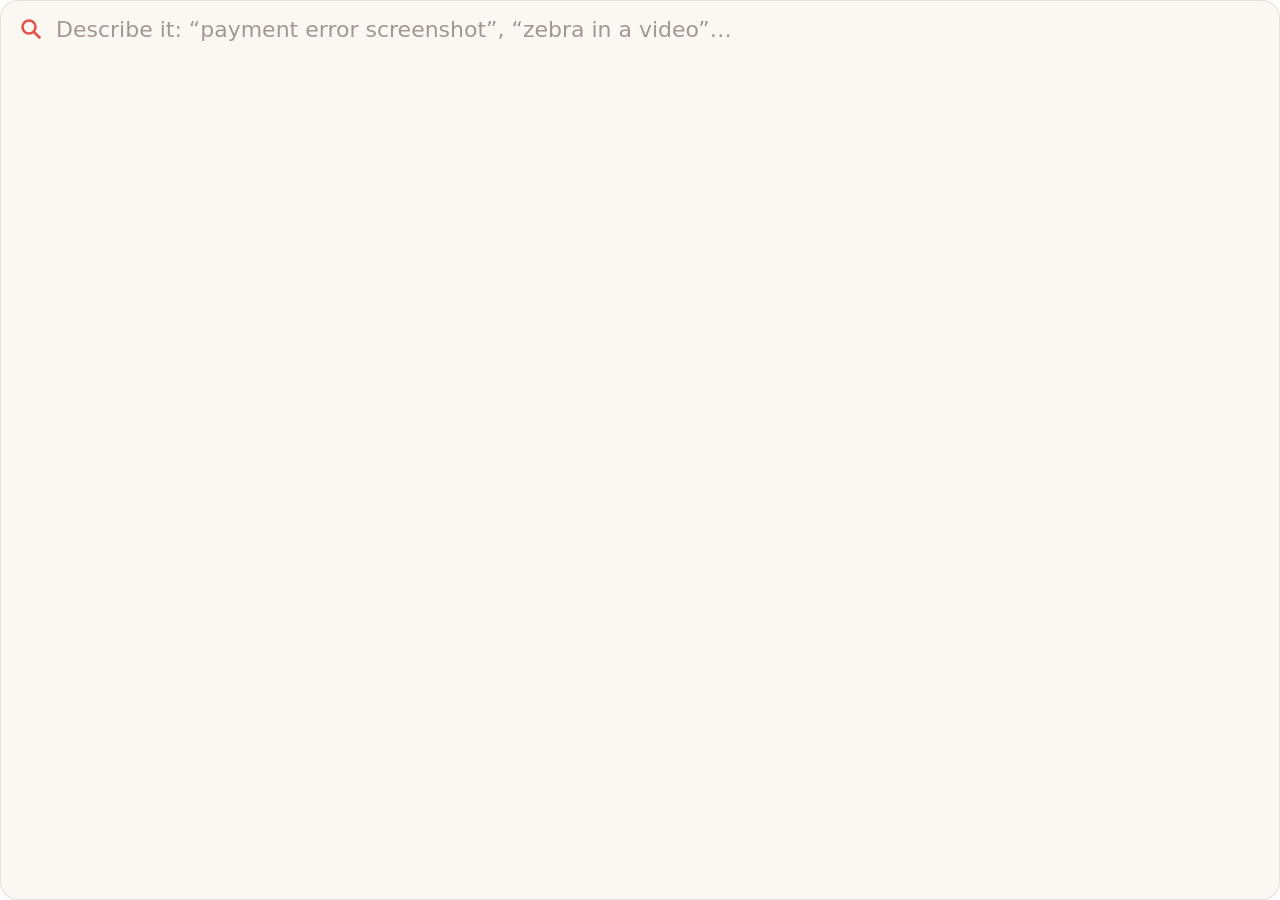
<file: shell/ui/index.html>
<!doctype html>
<html lang="en">
<head>
  <meta charset="utf-8">
  <title>Murmur</title>
  <link rel="stylesheet" href="panel.css">
</head>
<body>
  <main id="panel" class="panel">
    <header class="field">
      <svg class="glass" viewBox="0 0 24 24" aria-hidden="true">
        <circle cx="10" cy="10" r="6.5"/><path d="M15 15 L20.5 20.5"/>
      </svg>
      <input id="query" type="text" autocomplete="off" autocorrect="off" spellcheck="false" aria-label="Search"
             placeholder="Describe it: “payment error screenshot”, “zebra in a video”…">
      <span id="activity" class="activity" hidden></span>
    </header>
    <section id="body" class="body" hidden>
      <div id="list" class="list" role="listbox" aria-label="Results"></div>
      <div id="preview" class="preview" aria-live="polite"></div>
    </section>
    <footer id="footer" class="footer" hidden>
      <span id="summary" class="summary"></span>
      <span id="keys" class="keys"></span>
    </footer>
  </main>
  <script src="results.js"></script>
  <script src="panel.js"></script>
</body>
</html>
</file>
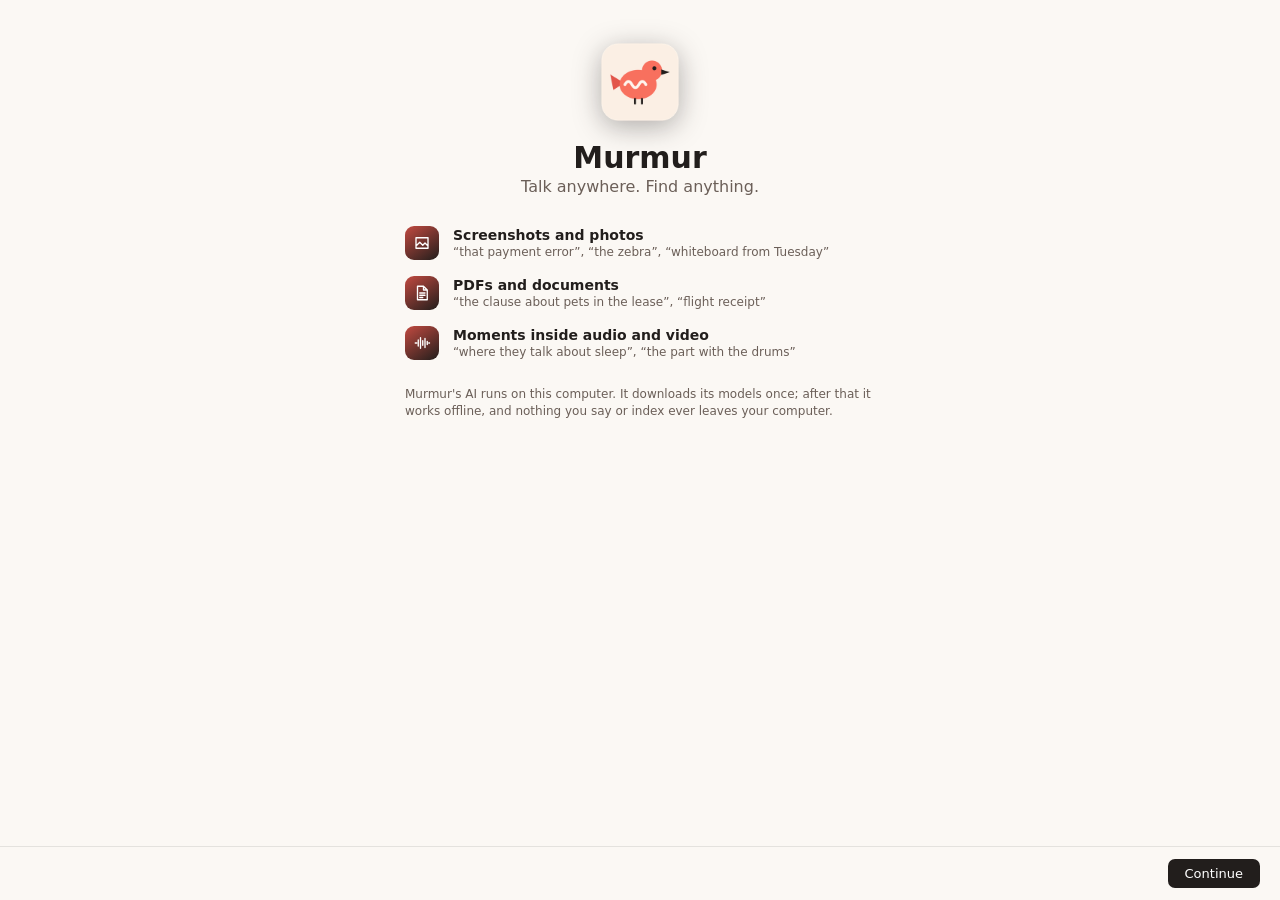
<file: shell/ui/setup.html>
<!doctype html>
<html lang="en">
<head>
  <meta charset="utf-8">
  <title>Set Up Murmur</title>
  <link rel="stylesheet" href="setup.css">
</head>
<body>
  <main>
    <section class="page" id="welcome">
      <div class="hero">
        <img class="icon" src="icon.png" alt="">
        <h1>Murmur</h1>
        <p class="tagline">Talk anywhere. Find anything.</p>
      </div>
      <ul class="features">
        <li id="dictation-feature" hidden><span class="tile"><svg viewBox="0 0 24 24"><path d="M12 3 a3 3 0 0 1 3 3 V12 a3 3 0 0 1 -6 0 V6 a3 3 0 0 1 3 -3 Z M5 11 a7 7 0 0 0 14 0 M12 18 V21"/></svg></span><div><b>Type with your voice</b>
          <span>Hold Ctrl + Windows and talk; let go and it's typed where you are</span></div></li>
        <li><span class="tile"><svg viewBox="0 0 24 24"><path d="M4 5 H20 V19 H4 Z M4 16 L9 11 L13 15 L16 12 L20 16"/></svg></span><div><b>Screenshots and photos</b>
          <span>“that payment error”, “the zebra”, “whiteboard from Tuesday”</span></div></li>
        <li><span class="tile"><svg viewBox="0 0 24 24"><path d="M6 3 H14 L19 8 V21 H6 Z M14 3 V8 H19 M9 12 H16 M9 15 H16 M9 18 H13"/></svg></span><div><b>PDFs and documents</b>
          <span>“the clause about pets in the lease”, “flight receipt”</span></div></li>
        <li><span class="tile"><svg viewBox="0 0 24 24"><path d="M3 12 H5 M7 8 V16 M10 5 V19 M13 9 V15 M16 6 V18 M19 10 V14 M21 12 H22"/></svg></span><div><b>Moments inside audio and video</b>
          <span>“where they talk about sleep”, “the part with the drums”</span></div></li>
      </ul>
      <p class="privacy">Murmur's AI runs on this computer. It downloads its models once; after that it works offline,
        and nothing you say or index ever leaves your computer.</p>
    </section>

    <section class="page" id="folders" hidden>
      <h2>What should Murmur search?</h2>
      <p class="subtitle" id="folders-subtitle">Pick folders, and open one to leave out some of its subfolders. The
        first pass reads everything once; after that Murmur keeps up with changes as they happen.</p>
      <div class="folders" id="folder-list"></div>
      <button class="link" id="add-folder">Add Folder…</button>
      <p class="note">Murmur only reads files: it never changes, moves or uploads them.</p>
    </section>

    <section class="page" id="code" hidden>
      <h2>Search your code too?</h2>
      <p class="subtitle">Murmur can find code by what it does: type “code:” in the search panel and say what you're
        looking for. Code gets an index of its own and shows up only when you search for code. Pick the folders that hold
        your code, or leave them all and turn it on later in Settings.</p>
      <div class="folders" id="code-list"></div>
      <p class="note">Murmur reads what git keeps (not dependencies or build output). The time is reading it once; after
        that, only what changes is read again.</p>
    </section>

    <section class="page" id="shortcut" hidden>
      <h2>Search from anywhere</h2>
      <p class="subtitle">Press the shortcut in any app to open the search panel, and describe what you remember.</p>
      <div class="keys" id="keys"></div>
      <button class="link" id="change-shortcut" hidden>Change Shortcut…</button>
      <p class="note" id="recording" hidden></p>
      <p class="shortcut-note" id="shortcut-note" hidden></p>
      <code class="command" id="shortcut-command" hidden></code>
      <h3>In the search panel</h3>
      <dl class="panel-keys">
        <dt>↩</dt><dd>opens the file (at the page or moment, where it can)</dd>
        <dt id="reveal-key">Ctrl+↩</dt><dd id="reveal-text">shows it in its folder</dd>
        <dt>↑ ↓</dt><dd>move between results</dd>
        <dt>Space</dt><dd>shows the one you moved to big</dd>
        <dt>Esc</dt><dd>closes the panel</dd>
      </dl>
    </section>

    <section class="page" id="ready" hidden>
      <div class="hero">
        <img class="icon" src="icon.png" alt="">
        <h2>You're all set</h2>
      </div>
      <div class="progress-card" id="progress">
        <div class="progress-line">
          <span class="progress-what" id="progress-what"></span>
          <span class="progress-left" id="progress-left"></span>
        </div>
        <div class="bar" id="bar"><div class="fill" id="bar-fill"></div></div>
        <p class="progress-note" id="progress-note"></p>
      </div>
      <p class="subtitle centered" id="ready-text">Murmur lives in the tray, which shows how indexing is going.
        Closing this window doesn't stop it.</p>
    </section>
  </main>

  <footer>
    <span class="model" id="model"></span>
    <span class="summary" id="summary"></span>
    <span class="buttons">
      <button id="back" hidden>Back</button>
      <button class="primary" id="next">Continue</button>
    </span>
  </footer>
  <script src="shortcut.js"></script>
  <script src="setup.js"></script>
</body>
</html>
</file>
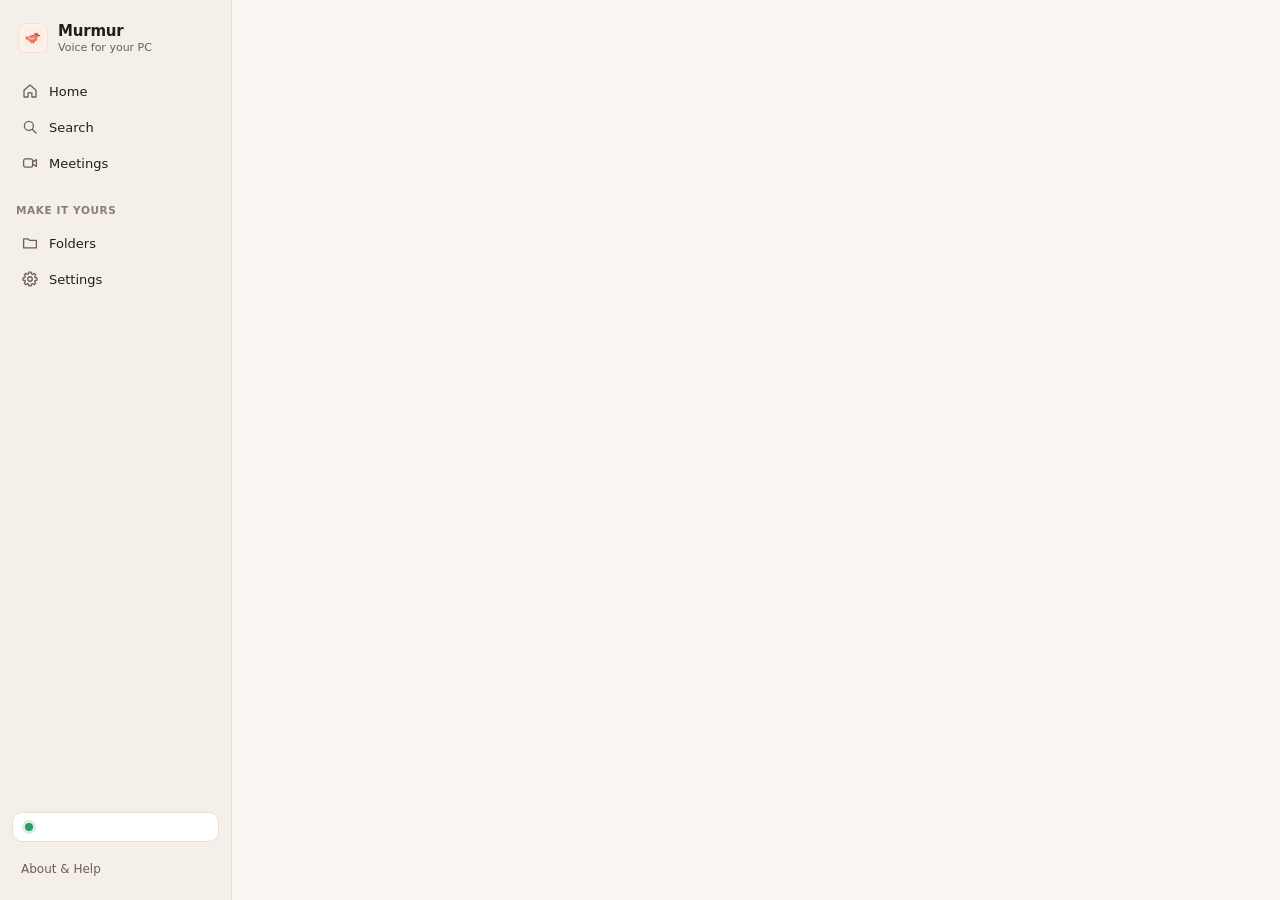
<file: shell/ui/window.html>
<!doctype html>
<html lang="en">
<head>
  <meta charset="utf-8">
  <title>Murmur</title>
  <link rel="stylesheet" href="window.css">
  <link rel="stylesheet" href="home.css">
  <link rel="stylesheet" href="tour.css">
</head>
<!-- Murmur's window, as the Mac app's (Sources/MurmurApp/Home.swift): its sidebar (brand, pages, how Murmur is doing,
     About & Help) and the page. Search fills its page (window.js); Settings, Folders and About are settings.js's;
     Home and the sidebar are home.js's. -->
<body>
  <aside class="sidebar">
    <div class="brand">
      <span class="brand-tile"><img src="icon.png" alt=""></span>
      <span class="brand-text"><b>Murmur</b><span>Voice for your PC<span id="side-version"></span></span></span>
    </div>
    <nav class="nav" aria-label="Pages">
      <button data-page="home"><svg viewBox="0 0 24 24"><path d="M4 11 L12 4 L20 11 V20 H14.5 V14.5 H9.5 V20 H4 Z"/></svg>Home</button>
      <button data-page="search"><svg viewBox="0 0 24 24"><circle cx="10.5" cy="10.5" r="6"/><path d="M15 15 L20 20"/></svg>Search<span class="accessory" id="nav-hotkey"></span></button>
      <button data-page="meetings"><svg viewBox="0 0 24 24"><rect x="3.5" y="6.5" width="12" height="11" rx="2.5"/><path d="M15.5 10.5 L20.5 7.5 V16.5 L15.5 13.5"/></svg>Meetings<span class="accessory" id="nav-meeting"></span></button>
      <span class="nav-label">Make it yours</span>
      <button data-page="folders"><svg viewBox="0 0 24 24"><path d="M3.5 6.5 H9.5 L11.5 8.5 H20.5 V18.5 H3.5 Z"/></svg>Folders<span class="accessory" id="nav-folders"></span></button>
      <button data-page="settings"><svg viewBox="0 0 24 24"><path d="M18.7 10.0 L21.3 10.5 L21.3 13.5 L18.7 14.0 L18.2 15.3 L19.6 17.5 L17.5 19.6 L15.3 18.2 L14.0 18.7 L13.5 21.3 L10.5 21.3 L10.0 18.7 L8.7 18.2 L6.5 19.6 L4.4 17.5 L5.8 15.3 L5.3 14.0 L2.7 13.5 L2.7 10.5 L5.3 10.0 L5.8 8.7 L4.4 6.5 L6.5 4.4 L8.7 5.8 L10.0 5.3 L10.5 2.7 L13.5 2.7 L14.0 5.3 L15.3 5.8 L17.5 4.4 L19.6 6.5 L18.2 8.7 Z"/><circle cx="12" cy="12" r="3"/></svg>Settings<span class="accessory" id="nav-settings"></span></button>
    </nav>
    <div class="nav-spacer"></div>
    <div class="update-card" id="update-card" hidden>
      <span class="ready-text"><b id="update-card-title"></b><span id="update-card-detail"></span></span>
      <button class="update-now" id="update-now">Update Now</button>
    </div>
    <button class="ready-card" id="ready-card">
      <span class="dot" id="ready-dot"></span>
      <span class="ready-text"><b id="ready-title"></b><span id="ready-detail"></span></span>
    </button>
    <button class="about-link" data-page="about">About &amp; Help</button>
  </aside>

  <div class="pages">
    <!-- Home: is Murmur ready, how to talk to it, where each model is. -->
    <section class="page pane" id="page-home" hidden>
      <div class="column wide">
        <header class="home-head">
          <h1><span class="dot dot-lg" id="home-dot"></span><span id="home-title"></span></h1>
          <p id="home-subtitle"></p>
        </header>
        <div class="fix" id="home-fix" hidden>
          <span class="fix-icon">!</span><span class="fix-text" id="home-fix-text"></span>
          <button class="primary compact" id="home-fix-go"></button>
        </div>
        <div class="hero card">
          <div class="hero-main">
            <div class="live-key" id="live-key"></div>
            <div class="gestures">
              <div class="gesture"><span class="caps" id="gesture-keys"></span>
                <span class="gesture-text"><b>Hold to dictate</b><span>Talk, let go, and it's typed where your cursor is.</span></span></div>
              <div class="gesture"><span class="caps" id="hands-free-keys"></span>
                <span class="gesture-text"><b>Double-tap for hands-free</b><span>Talk without holding. Tap again to finish, Esc to cancel.</span></span></div>
              <div class="gesture"><span class="caps"><span class="cap">Esc</span></span>
                <span class="gesture-text"><b>Changed your mind?</b><span>Press any other key while holding to cancel.</span></span></div>
              <div class="gesture"><span class="caps" id="search-keys"></span>
                <span class="gesture-text"><b>Find a file</b><span>Describe it: “the lease PDF”, “zebra in a video”.</span></span></div>
            </div>
          </div>
          <div class="hero-side">
            <span class="section-label">Quiet Voice</span>
            <p id="home-quiet"></p>
          </div>
        </div>
        <h2 class="block-title">This week</h2>
        <div class="card week" id="week">
          <div class="stat"><b id="week-words">0</b><span>words dictated</span></div>
          <div class="stat"><b id="week-minutes">0 min</b><span>saved vs. typing</span></div>
          <div class="stat"><b id="week-today">0</b><span>words today</span></div>
          <p class="week-off" id="week-off" hidden>Turn on <b>Keep a history</b> in Settings to see your week here.</p>
        </div>
        <h2 class="block-title">On this PC</h2>
        <div class="model-cards">
          <button class="model-card" data-page="settings">
            <span class="model-name">Speech</span><span class="model-detail" id="card-speech"></span>
            <span class="pill" id="card-speech-state"></span>
            <span class="thin" id="card-speech-bar" hidden><span id="card-speech-fill"></span></span>
          </button>
          <button class="model-card" data-page="folders">
            <span class="model-name">File search</span><span class="model-detail">EmbeddingGemma 2</span>
            <span class="pill" id="card-search-state"></span>
          </button>
        </div>
      </div>
    </section>

    <!-- Search: the search window as it was (window.js). -->
    <section class="page search-page" id="page-search" hidden>
      <header class="top">
        <div class="bar">
          <label class="field" id="field">
            <span class="glass" id="glass" aria-hidden="true"></span>
            <input id="query" type="text" autocomplete="off" autocorrect="off" spellcheck="false" aria-label="Search">
            <button class="clear" id="clear" title="Clear" aria-label="Clear" hidden>
              <svg viewBox="0 0 20 20"><circle cx="10" cy="10" r="8"/><path d="M7 7 L13 13 M13 7 L7 13"/></svg>
            </button>
          </label>
          <button class="tool" id="toggle-preview" aria-pressed="true">
            <svg viewBox="0 0 24 24"><rect x="3.5" y="5" width="17" height="14" rx="2.5"/><path d="M14.5 5 V19"/></svg>
          </button>
          <button class="tool" id="settings" aria-label="Settings" hidden></button>
          <button class="tool" id="more" title="More" aria-label="More" aria-haspopup="menu">
            <svg viewBox="0 0 24 24"><circle cx="5.5" cy="12" r="1.6"/><circle cx="12" cy="12" r="1.6"/><circle cx="18.5" cy="12" r="1.6"/></svg>
          </button>
        </div>
        <nav class="kinds" id="kinds" aria-label="Kinds of files"></nav>
      </header>
      <div class="split">
        <main class="content" id="content"></main>
        <aside class="side" id="side" aria-live="polite"></aside>
      </div>
      <footer class="status">
        <span class="ring" id="ring" hidden></span>
        <button class="status-line" id="status-line" title="Folders and indexing"></button>
        <span class="spacer"></span>
        <span class="count" id="count"></span>
        <button class="update" id="update" title="See what's new and update" hidden></button>
      </footer>
    </section>

    <!-- Meetings: notes from your calls, and starting them (meetings.js; src-tauri/src/meeting). -->
    <section class="page pane" id="page-meetings" hidden>
      <div class="column">
        <header class="page-head"><h1>Meetings</h1>
          <p>Notes from your calls, newest first. Murmur listens to the call and your microphone, writes down who said
            what, keeps notes, and drafts answers when someone asks you something. Its panel is left out of screen
            sharing. Click a speaker in the panel's transcript to name them.</p></header>
        <div class="card rows">
          <div class="srow"><div class="stext"><b id="meeting-now-title">Take meeting notes</b>
            <span id="meeting-now-about">Start when the call starts. Press <b>Ctrl+Alt+Enter</b> during the call to answer
              what was just asked.</span></div>
            <div class="sctl"><button class="secondary" id="meetings-folder">Open Folder</button>
              <button class="primary" id="meeting-start">Take Notes Now</button></div></div>
          <div class="srow"><div class="stext"><b>Offer notes when a call starts</b>
            <span>When Teams, Zoom, Meet in a browser or another call app turns on the microphone, Murmur asks whether to
              take notes.</span></div>
            <label class="switch"><input type="checkbox" id="meeting-offers"><span></span></label></div>
          <div class="srow"><div class="stext"><b>Answer by itself</b>
            <span>Draft an answer as soon as someone on the call finishes asking you something.</span></div>
            <label class="switch"><input type="checkbox" id="meeting-auto"><span></span></label></div>
          <div class="srow"><div class="stext"><b>End by itself</b>
            <span>When nobody has said anything for ten minutes, the notes are finished and saved.</span></div>
            <label class="switch"><input type="checkbox" id="meeting-end-quiet"><span></span></label></div>
          <div class="srow"><div class="stext"><b>AI for answers and notes</b>
            <span>A cloud AI keeps the work off this PC; the conversation goes to that provider.</span></div>
            <select class="field" id="meeting-ai"></select></div>
          <div class="srow"><div class="stext"><b>Speech for meetings</b>
            <span>Who turns what's said into text, apart from the AI.</span></div>
            <select class="field" id="meeting-speech">
              <option value="">Same as dictation</option>
              <option value="sarvam">Sarvam (cloud)</option>
              <option value="openai">OpenAI gpt-4o-mini-transcribe (cloud)</option>
            </select></div>
        </div>
        <span class="section-label" id="people-label" hidden>People</span>
        <div class="card rows" id="people" hidden></div>
        <input class="field wide" id="meetings-search" type="search" placeholder="Search your meetings: a name, a decision, a number" autocomplete="off">
        <div class="meetings" id="meetings-list"></div>
        <p class="problem" id="meetings-problem" hidden></p>
      </div>
    </section>

    <!-- Settings: dictation first, then Murmur itself (settings.js). -->
    <section class="page pane" id="page-settings" hidden>
      <div class="column">
        <header class="page-head"><h1>Settings</h1><p>How dictation listens and types, commands and AI, and how Murmur runs.</p></header>

        <span class="section-label">Dictation</span>
        <div class="card rows">
          <div class="srow"><div class="stext"><b>Dictation</b>
            <span>Hold the dictation key and talk; let go and the words are typed where you're typing. Speech is turned
              into text on this PC (unless you choose Sarvam, online): nothing you say leaves it.</span></div>
            <label class="switch"><input type="checkbox" id="dictation-on"><span></span></label></div>
          <div class="srow"><div class="stext"><b>Dictation key</b>
            <span>With <b>Alt</b> too, what you say is a command; with <b>Shift</b>, it's typed as you said it. Hold them
              from the start or add them while you talk. Any other key pressed while it's held (a shortcut such as
              Ctrl + Windows + D) cancels the dictation.</span>
            <span class="problem" id="dictation-key-problem" hidden></span></div>
            <select class="field" id="dictation-key"></select></div>
          <div class="srow"><div class="stext"><b>Language</b><span id="speech-about"></span></div>
            <select class="field" id="speech-model"></select></div>
          <div class="srow sub"><div class="stext"><b id="speech-status"></b>
            <span class="thin" id="speech-bar" hidden><span id="speech-fill"></span></span>
            <span id="speech-detail"></span></div>
            <button class="secondary" id="speech-download" hidden>Download</button></div>
          <div class="srow sub" id="sarvam-output-row" hidden><div class="stext"><b>How Sarvam writes it</b>
            <span>Hindi and Hinglish come out in English letters unless you choose otherwise.</span></div>
            <select class="field" id="sarvam-output"></select></div>
          <div class="srow sub" id="sarvam-language-row" hidden><div class="stext"><b>Language you speak</b>
            <span>Sarvam tells by itself; choose one if it guesses wrong.</span></div>
            <select class="field" id="sarvam-language"></select></div>
          <div class="srow"><div class="stext"><b>Microphone</b><span>The default follows Windows' sound settings.</span></div>
            <select class="field" id="microphone"></select></div>
          <div class="srow"><div class="stext"><b>Quiet Voice</b>
            <span>Lifts a soft or whispered voice (up to 40 dB) before it's turned into words, so you can dictate quietly
              in a shared room.</span></div>
            <label class="switch"><input type="checkbox" id="quiet-voice"><span></span></label></div>
          <div class="srow"><div class="stext"><b>Murmur button on screen</b>
            <span>A small Murmur pill you can drag anywhere. Click it to open Murmur; the listening pill grows out of it
              while you talk.</span></div>
            <label class="switch"><input type="checkbox" id="floating-button"><span></span></label></div>
        </div>

        <!-- Commands & AI (assistant.js; src-tauri/src/commands): one key types and gives commands; AI clean-up. -->
        <span class="section-label">Commands &amp; AI</span>
        <div class="card rows">
          <div class="srow"><div class="stext"><b>Detect commands automatically</b>
            <span>Say “open Spotify”, “volume 30” or “summarise this” with the dictation key, and Murmur does it instead
              of typing it. Messages and questions are still typed, unless you start with “Murmur”. Hold <b>Alt</b> with
              the dictation key to make anything you say a command, or <b>Shift</b> to have it typed whatever it
              says. Press <b>Esc</b> to stop a command partway; when Murmur asks you something, just say the
              answer.</span></div>
            <label class="switch"><input type="checkbox" id="ai-detect"><span></span></label></div>
          <div class="srow"><div class="stext"><b>AI clean-up</b>
            <span>Takes out “um”s and false starts, keeps only what you corrected yourself to, sets out lists, and
              writes in the style of the app you're in. If the model is slow or changes too much, your words go in as
              you said them. Paste Exactly What I Said (in the tray) types what was heard.</span></div>
            <label class="switch"><input type="checkbox" id="ai-cleanup"><span></span></label></div>
          <div class="srow"><div class="stext"><b>Fix grammar</b>
            <span>Corrects grammar mistakes and nothing else: “he go” → “he goes”, “I going” → “I am going”, “two file”
              → “two files”. Your words, their order and their meaning stay. If the model rewrites anything, or takes
              over 4 seconds, your words go in as you said them.</span></div>
            <label class="switch"><input type="checkbox" id="ai-grammar"><span></span></label></div>
          <div class="srow sub" id="ai-cleanup-model-row" hidden><div class="stext"><b>Clean-up model</b>
            <span id="ai-cleanup-model-about"></span>
            <span class="problem" id="ai-cleanup-model-problem" hidden></span></div>
            <div class="sctl"><button class="secondary" id="ai-cleanup-download" hidden>Download</button>
              <select class="field" id="ai-cleanup-model">
                <option value="murmur">Murmur Cleanup</option>
                <option value="commands">Same as commands</option>
              </select></div></div>
          <div id="ai-styles"></div>
          <div class="srow"><div class="stext"><b>Model</b><span id="ai-model-about"></span>
            <span class="problem" id="ai-last-error" hidden></span></div>
            <select class="field" id="ai-provider">
              <option value="local">On this PC (Ollama)</option>
              <option value="anthropic">Claude (Anthropic)</option>
              <option value="openai">OpenAI</option>
              <option value="sarvam">Sarvam (India)</option>
            </select></div>
          <div class="srow sub" id="ai-local-row"><div class="stext"><b>Local model</b>
            <span id="ai-local-about"></span></div>
            <div class="sctl"><select class="field" id="ai-local-model"></select>
              <button class="secondary" id="ai-local-check">Check</button></div></div>
          <div class="srow sub" id="ai-key-row" hidden><div class="stext"><b id="ai-key-title">API key</b>
            <span id="ai-key-about"></span>
            <span class="note" id="ai-key-result" hidden></span></div>
            <div class="sctl"><input class="field" id="ai-key" type="password" autocomplete="off" spellcheck="false">
              <button class="secondary" id="ai-key-save">Save</button>
              <button class="secondary" id="ai-key-check">Check</button></div></div>
          <div class="srow sub" id="ai-workspace-row" hidden><div class="stext"><b>Workspace ID</b>
            <span>Only for an organization's key: the workspace to use (Anthropic Console → Settings → Workspaces).</span></div>
            <input class="field" id="ai-workspace" placeholder="wrkspc_…" autocomplete="off" spellcheck="false"></div>
          <div class="srow sub" id="ai-cloud-model-row" hidden><div class="stext"><b>Model name</b>
            <span id="ai-cloud-model-about"></span></div>
            <input class="field" id="ai-cloud-model" autocomplete="off" spellcheck="false"></div>
          <div class="srow"><div class="stext"><b>What Murmur remembers</b>
            <span id="ai-memory-about"></span></div>
            <button class="secondary" id="ai-forget-all">Clear Memory</button></div>
          <div class="list" id="ai-facts"></div>
          <div class="srow"><div class="stext"><b>Learn from mistakes</b>
            <span>When a command goes wrong, or you correct it (“no, I meant…”), your cloud AI works out why and writes a
              rule for next time. Rules that don't help are turned off. Kept on this PC.</span></div>
            <label class="switch"><input type="checkbox" id="ai-learn"><span></span></label></div>
          <div class="list" id="ai-learned"></div>
        </div>

        <span class="section-label">Recordings and history</span>
        <div class="card rows">
          <div class="srow"><div class="stext"><b>Keep a history</b>
            <span>Used for “This week” on Home. Stays on this PC.</span></div>
            <div class="sctl"><button class="secondary" id="clear-history">Clear History</button>
              <label class="switch"><input type="checkbox" id="keep-history"><span></span></label></div></div>
          <div class="srow"><div class="stext"><b>Keep recordings</b>
            <span>Saves every recording and what Murmur heard to Documents › Murmur Recordings, to compare speech
              models.</span></div>
            <div class="sctl"><button class="secondary" id="show-recordings">Show</button>
              <label class="switch"><input type="checkbox" id="keep-recordings"><span></span></label></div></div>
        </div>

        <span class="section-label">Search shortcut</span>
        <div class="card rows">
          <div class="srow"><div class="stext"><b>Open the search panel</b>
            <span>Press it in any app and describe what you remember.</span>
            <span class="note" id="recording" hidden></span>
            <span class="note" id="shortcut-note" hidden></span>
            <code class="command" id="shortcut-command" hidden></code></div>
            <div class="sctl"><div class="keys" id="keys"></div><button class="secondary" id="change-shortcut" hidden>Change…</button></div></div>
        </div>

        <span class="section-label">Murmur</span>
        <div class="card rows">
          <div class="srow"><div class="stext"><b>Hide Murmur from screen sharing</b>
            <span>Murmur's windows (the pill, answers, meeting notes, this window) stay on your screen and out of what
              Teams, Zoom, Meet and screen recorders capture. Meeting notes are always left out.</span></div>
            <label class="switch"><input type="checkbox" id="hide-sharing"><span></span></label></div>
          <div class="srow" id="login-option" hidden><div class="stext"><b>Open Murmur when you sign in</b>
            <span>Murmur lives in the tray, listens for the dictation key and keeps your folders indexed.</span></div>
            <label class="switch"><input type="checkbox" id="login"><span></span></label></div>
          <div class="srow" id="tray-click-option" hidden><div class="stext"><b>Clicking the tray icon</b>
            <span>Right-click it for the menu.</span></div>
            <div class="sctl segmented"><label><input type="radio" name="tray-click" value="window"><span>Opens Murmur</span></label>
              <label><input type="radio" name="tray-click" value="panel"><span>Search panel</span></label></div></div>
          <div class="srow" id="center-option" hidden><div class="stext"><b>Center the search panel</b>
            <span>Centered, Murmur keeps a transparent window over the whole screen: about 50 MB more memory on a 1080p
              screen.</span></div>
            <label class="switch"><input type="checkbox" id="center"><span></span></label></div>
          <div class="srow" id="processor-option"><div class="stext"><b>Run the search model on the processor</b>
            <span>Murmur uses the graphics card where it measured faster. If searches find nothing or the wrong files,
              turn this on: the model then runs on the processor, more slowly, from the next indexing on.</span></div>
            <label class="switch"><input type="checkbox" id="processor"><span></span></label></div>
          <div class="srow"><div class="stext"><b>Check for updates automatically</b><span id="update-info"></span></div>
            <label class="switch"><input type="checkbox" id="update-checks"><span></span></label></div>
          <div class="srow"><div class="stext"><button class="link" id="update-version"></button></div>
            <button class="secondary" id="check-now">Check Now</button></div>
        </div>
        <p class="problem" id="problem" hidden></p>
      </div>
    </section>

    <!-- Folders: what's searched, how indexing goes, and code (settings.js). -->
    <section class="page pane" id="page-folders" hidden>
      <div class="column">
        <header class="page-head"><h1>Folders</h1><p>What Murmur reads so you can find files by describing them.</p></header>
        <div class="card status-card">
          <div class="status-text">
            <div class="index-line" id="index-status-line"></div>
            <div class="thin" id="status-bar" hidden><span id="status-fill"></span></div>
            <div class="status-detail" id="status-detail"></div>
          </div>
          <button class="secondary" id="pause" hidden>Pause</button>
        </div>

        <span class="section-label">Folders to search</span>
        <div class="card list" id="folder-rows"></div>
        <button class="link" id="add-folders">Add Folders…</button>

        <span class="section-label">Skip these folders</span>
        <div class="card list" id="skipped-rows"></div>
        <button class="link" id="skip-folder">Skip a Folder…</button>

        <span class="section-label">Skip these file types</span>
        <input class="field wide" id="types" type="text" placeholder="e.g. heic, txt" spellcheck="false" autocomplete="off">
        <p class="note">Murmur reads pictures, PDFs, documents (txt, md, rtf, docx, odt, html), audio and video. Keys,
          certificates and password files are never read, nor are hidden folders.</p>

        <div class="card rows">
          <div class="srow"><div class="stext"><b>Index only at set hours</b>
            <span>Files are read only between these times, and what changed meanwhile is picked up when they begin.
              Search works all day.</span>
            <span class="times" id="times" hidden>From <input type="time" id="hours-start"> to <input type="time" id="hours-end"></span></div>
            <label class="switch"><input type="checkbox" id="hours"><span></span></label></div>
        </div>

        <span class="section-label">Code</span>
        <p class="note">Murmur can find code by what it does. Type “code:” in the search and say what the code does.
          Results open in your editor at the line.</p>
        <div class="card status-card" id="code-status" hidden>
          <div class="status-text">
            <div class="index-line" id="code-status-line"></div>
            <div class="status-detail" id="code-status-detail"></div>
          </div>
        </div>
        <div class="card list" id="code-rows"></div>
        <button class="link" id="add-code">Add Code Folders…</button>
        <div class="card rows">
          <div class="srow"><div class="stext"><b>Open code in</b>
            <span>Murmur reads what git keeps: source, configuration, docs and notebooks. It leaves out what git ignores,
              dependencies, build output, data files, keys and password files.</span></div>
            <select class="field" id="code-editor"></select></div>
        </div>
        <button class="link danger" id="code-off" hidden>Turn Off Code Search…</button>
        <div class="confirm" id="code-off-confirm" hidden>
          <p id="code-off-text"></p>
          <div class="actions"><button class="secondary" id="code-off-cancel">Cancel</button><button class="danger" id="code-off-go">Turn Off</button></div>
        </div>
      </div>
    </section>

    <!-- About & Help: the models, the index, privacy, this version. -->
    <section class="page pane" id="page-about" hidden>
      <div class="column">
        <header class="page-head"><h1>About &amp; Help</h1><p>What Murmur runs, where it keeps things, and what it sends.</p></header>
        <div class="card rows">
          <div class="srow"><div class="stext"><b>A tour of Murmur</b>
            <span>The starling shows you around the window: talking, commands, file search, meeting notes and the
              settings worth knowing. Two minutes.</span></div>
            <button class="secondary" id="tour-start">Take the Tour</button></div>
        </div>
        <span class="section-label">Models</span>
        <div class="card facts">
          <div class="fact"><span>Speech</span><span id="about-speech"></span></div>
          <div class="fact"><span>File search</span><span>EmbeddingGemma 2 · Google · Apache 2.0 · 865 MB</span></div>
          <div class="fact"><span>Status</span><span id="model-status"></span></div>
          <div class="fact"><span>Location</span><button class="path-button" id="model-path"></button></div>
        </div>
        <span class="section-label">Index</span>
        <div class="card facts">
          <div class="fact"><span>Size on disk</span><span id="index-size"></span></div>
          <div class="fact"><span>Location</span><button class="path-button" id="index-path"></button></div>
        </div>
        <span class="section-label">Privacy</span>
        <p class="note">Murmur turns speech into text and reads the folders you choose on this PC. It goes online only to
          download its models, once, and to check for updates, which sends nothing about you or your files.</p>
        <p class="note"><span id="version"></span> <button class="link inline" id="licenses" hidden>Licenses</button></p>
      </div>
    </section>
  </div>

  <div class="menu" id="menu" role="menu" hidden></div>
  <script src="results.js"></script>
  <script src="shortcut.js"></script>
  <script src="window.js"></script>
  <script src="settings.js"></script>
  <script src="assistant.js"></script>
  <script src="meetings.js"></script>
  <script src="home.js"></script>
  <script src="tour.js"></script>
</body>
</html>
</file>
<file: shell/ui/panel.css>
/* The search panel. Sizes and wording follow the Mac app's panel (Sources/MurmurApp/SearchPanelView.swift); the colors
   are Murmur's (moss and amber) over the system's light or dark. */

:root {
  --amber: #ff6f61;
  --ember: #e2554a;
  --moss: #221e1c;
  --surface: #fbf8f4;
  --text: #221e1c;
  --secondary: #6b5f58;
  --tertiary: #a39890;
  --line: rgba(0, 0, 0, 0.09);
  --selected: rgba(255, 111, 97, 0.2);
  --chip: rgba(0, 0, 0, 0.06);
  --mark: rgba(255, 111, 97, 0.28);
  --link: #c24a40;
  --list-width: 330px;
  font-family: -apple-system, BlinkMacSystemFont, "Segoe UI Variable Text", "Segoe UI", system-ui, Ubuntu, Cantarell,
    "Noto Sans", sans-serif;
  font-size: 13px;
  color: var(--text);
}

@media (prefers-color-scheme: dark) {
  :root {
    --moss: #e2554a;   /* Murmur's charcoal is the accent in light; on dark, its coral */
    --surface: #1e1b1a;
    --text: #f5ede6;
    --secondary: #a39890;
    --tertiary: #6b5f58;
    --line: rgba(255, 255, 255, 0.1);
    --selected: rgba(255, 111, 97, 0.32);
    --chip: rgba(255, 255, 255, 0.09);
    --mark: rgba(255, 111, 97, 0.35);
    --link: #ff8a7e;
    --ember: #ff6f61;
  }
}

* { box-sizing: border-box; }
[hidden] { display: none !important; }

html, body {
  margin: 0;
  height: 100%;
  background: transparent;
  overflow: hidden;
  user-select: none;
  -webkit-user-select: none;
  cursor: default;
}

.panel {
  position: relative;
  display: flex;
  flex-direction: column;
  height: 100vh;
  background: var(--surface);
  border-radius: 18px;
  border: 1px solid var(--line);
  overflow: hidden;
}

/* Wayland: the window fills the screen and the panel sits where the Mac app puts it, centered a fifth of the way down,
   with a shadow of its own (panel.js sets its height). */
.fills-screen .panel {
  position: absolute;
  top: 20vh;
  left: calc(50% - 390px);
  width: 780px;
  height: 56px;
  box-shadow: 0 22px 56px rgba(0, 0, 0, 0.3), 0 3px 12px rgba(0, 0, 0, 0.16);
}

/* The field */

.field {
  display: flex;
  align-items: center;
  gap: 11px;
  height: 56px;
  flex: none;
  padding: 0 18px;
}

.glass {
  width: 24px;
  height: 24px;
  flex: none;
  fill: none;
  stroke: var(--ember);
  stroke-width: 2.6;
  stroke-linecap: round;
}

#query {
  flex: 1;
  min-width: 0;
  border: 0;
  outline: 0;
  background: transparent;
  color: var(--text);
  font: inherit;
  font-size: 22px;
}

#query::placeholder { color: var(--tertiary); }

/* Indexing (or the model's download) while results may be incomplete: amber, so it's seen. */
.activity {
  display: flex;
  align-items: center;
  gap: 6px;
  font-size: 11.5px;
  font-weight: 600;
  font-variant-numeric: tabular-nums;
  color: var(--ember);
  padding: 4px 10px;
  border-radius: 99px;
  background: rgba(255, 111, 97, 0.14);
  white-space: nowrap;
}

.activity svg { width: 12px; height: 12px; transform: rotate(-90deg); }
.activity circle { fill: none; stroke-width: 2.4; }
.activity .track { stroke: rgba(255, 111, 97, 0.3); }
.activity .done { stroke: var(--ember); stroke-linecap: round; }

/* Results and preview */

.body {
  display: flex;
  flex: 1;
  min-height: 0;
  border-top: 1px solid var(--line);
}

.list {
  width: var(--list-width);
  flex: none;
  overflow-y: auto;
  padding: 6px 8px 10px;
  border-right: 1px solid var(--line);
}

.group-title {
  font-size: 10px;
  font-weight: 600;
  letter-spacing: 0.08em;
  text-transform: uppercase;
  color: var(--secondary);
  padding: 10px 10px 4px;
}

.row {
  display: flex;
  align-items: center;
  gap: 10px;
  padding: 5px 8px;
  border-radius: 8px;
  min-height: 46px;
}

.row.selected { background: var(--selected); }

.thumb {
  width: 36px;
  height: 36px;
  flex: none;
  border-radius: 6px;
  object-fit: cover;
  background: var(--chip);
}

.thumb.icon {
  display: grid;
  place-items: center;
  color: var(--secondary);
}

.thumb.icon svg { width: 20px; height: 20px; fill: none; stroke: currentColor; stroke-width: 1.6; }

.row-text { min-width: 0; flex: 1; }

.row-title {
  display: flex;
  align-items: center;
  gap: 6px;
  font-size: 13px;
  font-weight: 600;
}

.row-title .name { overflow: hidden; text-overflow: ellipsis; white-space: nowrap; }

.row-sub {
  font-size: 11px;
  color: var(--secondary);
  overflow: hidden;
  text-overflow: ellipsis;
  white-space: nowrap;
  margin-top: 2px;
}

.row-sub b, .passage b { color: var(--text); font-weight: 600; }

.badge {
  flex: none;
  font-size: 10px;
  font-weight: 600;
  font-variant-numeric: tabular-nums;
  padding: 1px 6px;
  border-radius: 99px;
  background: var(--chip);
  color: var(--secondary);
}

.more {
  font-size: 11.5px;
  font-weight: 500;
  color: var(--link);
  padding: 3px 10px 4px;
}

.weaker {
  display: flex;
  align-items: center;
  gap: 6px;
  height: 26px;
  padding: 0 10px;
  margin-top: 6px;
  border-radius: 8px;
  color: var(--secondary);
  font-size: 12px;
}

.weaker.selected { background: var(--selected); }
.weaker .chevron { transition: transform 0.12s; }
.weaker.open .chevron { transform: rotate(90deg); }

.preview {
  flex: 1;
  min-width: 0;
  display: flex;
  flex-direction: column;
  padding: 16px 16px 14px;
  overflow: hidden;
}

.picture {
  flex: 1;
  min-height: 0;
  display: flex;
  align-items: center;
  justify-content: center;
  position: relative;
}

.picture img, .picture video {
  max-width: 100%;
  max-height: 100%;
  border-radius: 8px;
  box-shadow: 0 1px 6px rgba(0, 0, 0, 0.18);
}

.moment {
  position: relative;
  max-width: 100%;
  max-height: 100%;
  display: flex;
}

.moment img { max-width: 100%; max-height: 100%; }

.play {
  position: absolute;
  inset: 0;
  margin: auto;
  width: 54px;
  height: 54px;
  border-radius: 50%;
  background: rgba(0, 0, 0, 0.42);
  border: 1.5px solid rgba(255, 255, 255, 0.7);
  display: grid;
  place-items: center;
  pointer-events: none;
}

.play svg { width: 22px; height: 22px; fill: white; margin-left: 4px; }

.at {
  position: absolute;
  left: 10px;
  bottom: 10px;
  font-size: 12px;
  font-weight: 600;
  font-variant-numeric: tabular-nums;
  color: white;
  padding: 2px 7px;
  border-radius: 6px;
  background: rgba(0, 0, 0, 0.45);
  pointer-events: none;
}

.passage {
  flex: 1;
  min-height: 0;
  overflow: hidden;
  font-size: 12.5px;
  line-height: 1.5;
  color: var(--secondary);
  white-space: pre-wrap;
  word-break: break-word;
  user-select: text;
  -webkit-user-select: text;
}

.passage.code { font-family: ui-monospace, "Cascadia Mono", Consolas, "DejaVu Sans Mono", monospace; font-size: 11.5px; }
.passage mark { background: var(--mark); color: var(--text); border-radius: 2px; }

.audio-picture {
  width: 100%;
  display: flex;
  flex-direction: column;
  align-items: center;
  gap: 14px;
  color: var(--secondary);
}

.audio-picture svg { width: 54px; height: 54px; fill: none; stroke: var(--moss); stroke-width: 1.4; }
.audio-picture audio { width: 90%; }

.facts { flex: none; margin-top: 14px; }
.facts .title { font-size: 15px; font-weight: 600; overflow: hidden; text-overflow: ellipsis; white-space: nowrap; }
.facts .line { font-size: 12px; color: var(--secondary); margin-top: 3px; overflow: hidden; text-overflow: ellipsis; white-space: nowrap; }

.reason {
  display: flex;
  align-items: center;
  gap: 8px;
  font-size: 12.5px;
  font-weight: 500;
  margin-top: 10px;
}

.reason svg { width: 16px; height: 16px; fill: none; stroke: var(--ember); stroke-width: 2; stroke-linecap: round; flex: none; }
.reason-text { margin: 4px 0 0 24px; font-size: 12px; color: var(--secondary); overflow: hidden; text-overflow: ellipsis; white-space: nowrap; }

.buttons { display: flex; gap: 8px; margin-top: 12px; }

.buttons button {
  font: inherit;
  font-size: 12.5px;
  color: var(--text);
  background: var(--chip);
  border: 0;
  border-radius: 7px;
  padding: 5px 12px;
}

.buttons button:active { filter: brightness(0.92); }

.message {
  flex: 1;
  display: flex;
  flex-direction: column;
  align-items: center;
  justify-content: center;
  gap: 6px;
  text-align: center;
  color: var(--secondary);
  padding: 0 40px;
}

.message strong { color: var(--text); font-size: 15px; }

/* The footer */

.footer {
  display: flex;
  align-items: center;
  justify-content: space-between;
  gap: 12px;
  height: 30px;
  flex: none;
  padding: 0 16px;
  font-size: 11px;
  border-top: 1px solid var(--line);
}

.summary { color: var(--secondary); white-space: nowrap; overflow: hidden; text-overflow: ellipsis; }
.keys { color: var(--tertiary); white-space: pre; }

/* The big preview (Space): the selected result over the whole panel, which grows to its tallest. */
.big { position: absolute; inset: 0; z-index: 10; display: flex; flex-direction: column; border-radius: inherit;
       overflow: hidden; background: var(--surface, #fbf8f4); }
.big[hidden] { display: none; }
.big .head { flex: none; display: flex; align-items: baseline; gap: 10px; padding: 12px 16px; border-bottom: 1px solid var(--line, rgba(0, 0, 0, 0.1)); }
.big .head .name { font-weight: 600; overflow: hidden; text-overflow: ellipsis; white-space: nowrap; }
.big .head .place { flex: none; font-size: 12px; opacity: 0.7; }
.big .view { flex: 1; min-height: 0; display: flex; align-items: center; justify-content: center; padding: 10px; overflow: auto; }
.big .view > video { max-width: 100%; max-height: 100%; }
.big .view > * { max-width: 100%; max-height: 100%; }
.big .view img { max-width: 100%; max-height: 100%; object-fit: contain; }
</file>
<file: shell/ui/setup.css>
/* The setup window: Murmur's first launch, and Choose Folders… later. The Mac app's onboarding
   (Sources/MurmurApp/Onboarding.swift) is the reference; moss and amber are Murmur's colors. */

:root {
  --amber: #ff6f61;
  --ember: #e2554a;
  --moss: #221e1c;
  --leaf: #c24a40;
  --surface: #fbf8f4;
  --card: #ffffff;
  --text: #221e1c;
  --secondary: #6b5f58;
  --tertiary: #a39890;
  --line: rgba(0, 0, 0, 0.09);
  --accent: #e2554a;
  font-family: -apple-system, BlinkMacSystemFont, "Segoe UI Variable Text", "Segoe UI", system-ui, Ubuntu, Cantarell,
    "Noto Sans", sans-serif;
  font-size: 13px;
  color: var(--text);
  background: var(--surface);
}

@media (prefers-color-scheme: dark) {
  :root {
    --moss: #e2554a;   /* Murmur's charcoal is the accent in light; on dark, its coral */
    --surface: #1e1b1a;
    --card: #2a2624;
    --text: #f5ede6;
    --secondary: #a39890;
    --tertiary: #6b5f58;
    --line: rgba(255, 255, 255, 0.1);
  }
}

* { box-sizing: border-box; }
[hidden] { display: none !important; }

html, body { margin: 0; height: 100%; overflow: hidden; background: var(--surface); }

body { display: flex; flex-direction: column; user-select: none; -webkit-user-select: none; cursor: default; }

main { flex: 1; min-height: 0; overflow-y: auto; padding: 34px 48px 12px; }

.hero { display: flex; flex-direction: column; align-items: center; text-align: center; }

.icon { width: 96px; height: 96px; filter: drop-shadow(0 6px 14px rgba(34, 30, 28, 0.35)); }

h1 { font-size: 30px; margin: 10px 0 0; }
h2 { font-size: 24px; margin: 0 0 6px; }
h3 { font-size: 11px; text-transform: uppercase; letter-spacing: 0.08em; color: var(--secondary); margin: 28px 0 10px; }

.tagline { font-size: 16px; color: var(--secondary); margin: 2px 0 0; }
.subtitle { font-size: 13px; color: var(--secondary); margin: 0 0 18px; line-height: 1.45; }
.centered { text-align: center; max-width: 470px; margin: 18px auto 0; }

.features { list-style: none; padding: 0; margin: 30px auto 0; max-width: 470px; display: grid; gap: 16px; }
.features li { display: flex; align-items: center; gap: 14px; }
.features div { display: flex; flex-direction: column; gap: 2px; }
.features b { font-size: 14px; }
.features span:not(.tile) { font-size: 12px; color: var(--secondary); }

.tile {
  width: 34px; height: 34px; flex: none; border-radius: 9px;
  background: linear-gradient(145deg, var(--leaf), var(--moss));
  display: grid; place-items: center;
}
.tile svg { width: 18px; height: 18px; fill: none; stroke: white; stroke-width: 1.8; stroke-linecap: round; stroke-linejoin: round; }

.privacy { max-width: 470px; margin: 26px auto 0; font-size: 12px; color: var(--secondary); line-height: 1.45; }

.folders { display: flex; flex-direction: column; gap: 6px; }

/* A folder: its checkbox (mixed when only some of it is searched), what's in it, how long its first pass takes, and its
   subfolders one level down when opened. */
.folder-box { background: var(--card); border: 1px solid var(--line); border-radius: 10px; }
.folder-box.off { background: transparent; }
.folder { display: flex; align-items: center; gap: 10px; padding: 9px 12px 9px 6px; }
.disclosure {
  width: 18px; height: 26px; flex: none; padding: 0; border: 0; background: none; color: var(--secondary);
  display: grid; place-items: center;
}
.disclosure svg { width: 10px; height: 10px; transition: transform 0.12s; }
.disclosure.open svg { transform: rotate(90deg); }
.disclosure[disabled] { visibility: hidden; }
.folder input, .subfolder input { width: 16px; height: 16px; accent-color: var(--moss); flex: none; margin: 0; }
.folder .text { min-width: 0; flex: 1; }
.folder .name { font-size: 13px; font-weight: 600; }
.folder .path, .folder .counts { font-size: 11px; color: var(--secondary); overflow: hidden; text-overflow: ellipsis; white-space: nowrap; }
.folder .counts.problem { color: var(--ember); }
.time { flex: none; text-align: right; font-size: 12px; font-weight: 500; font-variant-numeric: tabular-nums; }
.time small { display: block; font-size: 10px; font-weight: 400; color: var(--tertiary); }
.off .time, .subfolder.off .time, .time.quiet { color: var(--tertiary); }
.subfolders { border-top: 1px solid var(--line); padding: 4px 0 6px; }
.subfolder { display: flex; align-items: center; gap: 8px; padding: 4px 12px 4px 34px; }
.subfolder .name { font-size: 12px; flex: none; max-width: 40%; overflow: hidden; text-overflow: ellipsis; white-space: nowrap; }
.subfolder .counts { font-size: 11px; color: var(--secondary); flex: 1; min-width: 0; overflow: hidden; text-overflow: ellipsis; white-space: nowrap; }
.subfolder.off .name, .subfolder.off .counts { opacity: 0.6; }
.subfolder .time { font-size: 11px; color: var(--secondary); }
.more { font: inherit; font-size: 11px; color: var(--ember); background: none; border: 0; padding: 4px 0 2px 58px; }

/* Setup's last step: the model's download, then indexing, as it goes. */
.progress-card {
  max-width: 470px; margin: 26px auto 0; padding: 16px 18px;
  background: var(--card); border: 1px solid var(--line); border-radius: 12px;
}
.progress-line { display: flex; justify-content: space-between; align-items: baseline; gap: 12px; font-size: 13px; }
.progress-what { font-weight: 600; }
.progress-left { color: var(--secondary); font-variant-numeric: tabular-nums; white-space: nowrap; }
.bar { position: relative; height: 6px; margin-top: 10px; border-radius: 3px; background: var(--line); overflow: hidden; }
.bar .fill { position: absolute; left: 0; top: 0; bottom: 0; width: 0; border-radius: 3px; background: var(--moss); transition: width 0.3s; }
.bar.busy .fill { width: 30%; animation: busy 1.3s ease-in-out infinite; }
.bar.done .fill { width: 100%; }
@keyframes busy { from { left: -30%; } to { left: 100%; } }
.progress-note { font-size: 12px; color: var(--secondary); line-height: 1.45; margin: 10px 0 0; }

button {
  font: inherit; font-size: 13px; color: var(--text); background: var(--card); border: 1px solid var(--line);
  border-radius: 7px; padding: 6px 16px;
}
button.primary { background: var(--moss); color: white; border-color: transparent; }
button.primary:disabled { opacity: 0.45; }
button.link { background: none; border: 0; color: var(--ember); padding: 10px 2px 0; }

.note { font-size: 11px; color: var(--secondary); margin-top: 18px; }

.keys { display: flex; gap: 6px; margin: 8px 0 4px; }
.key {
  min-width: 44px; padding: 8px 12px; text-align: center; font-size: 16px; font-weight: 500;
  background: var(--card); border: 1px solid var(--line); border-bottom-width: 3px; border-radius: 9px;
}

.shortcut-note { font-size: 12px; color: var(--secondary); line-height: 1.45; margin: 12px 0 0; max-width: 560px; }
.command {
  display: block; margin-top: 8px; padding: 8px 10px; font-size: 12px; user-select: text; -webkit-user-select: text;
  background: var(--card); border: 1px solid var(--line); border-radius: 7px; overflow-wrap: anywhere; cursor: text;
}

.panel-keys { display: grid; grid-template-columns: 80px 1fr; gap: 8px 12px; margin: 0; }
.panel-keys dt { font-weight: 600; color: var(--text); }
.panel-keys dd { margin: 0; color: var(--secondary); }

footer {
  flex: none; display: flex; align-items: center; justify-content: space-between; gap: 12px;
  padding: 12px 20px; border-top: 1px solid var(--line);
}
.model { font-size: 11px; color: var(--secondary); white-space: nowrap; }
.summary { flex: 1; text-align: right; font-size: 12px; color: var(--secondary); white-space: nowrap; overflow: hidden; text-overflow: ellipsis; }
.buttons { display: flex; gap: 8px; }
</file>
<file: shell/ui/window.css>
/* The window. Sizes and wording follow the Mac app's search window (Sources/MurmurApp/SearchWindow.swift); the colors
   are Murmur's (moss and amber) over the system's light or dark, and selection is the usual blue. */

:root {
  --amber: #ff6f61;
  --ember: #e2554a;
  --moss: #221e1c;
  --leaf: #c24a40;
  --sprout: #ff9a8f;
  --accent: #e2554a;
  --surface: #fbf8f4;
  --pane: rgba(0, 0, 0, 0.025);
  --text: #221e1c;
  --secondary: #6b5f58;
  --tertiary: #a39890;
  --line: rgba(0, 0, 0, 0.09);
  --fill: rgba(0, 0, 0, 0.06);
  --fill-strong: rgba(0, 0, 0, 0.1);
  --tile: rgba(0, 0, 0, 0.05);
  --menu: #ffffff;
  --mark: #ffc9c2;
  --chip: rgba(226, 85, 74, 0.1);
  --chip-hover: rgba(226, 85, 74, 0.2);
  --leaf-text: #c24a40;
  font-family: -apple-system, BlinkMacSystemFont, "Segoe UI Variable Text", "Segoe UI", system-ui, Ubuntu, Cantarell,
    "Noto Sans", sans-serif;
  font-size: 13px;
  color: var(--text);
  color-scheme: light dark;
}

@media (prefers-color-scheme: dark) {
  :root {
    --moss: #e2554a;   /* Murmur's charcoal is the accent in light; on dark, its coral */
    --surface: #1e1b1a;
    --pane: rgba(255, 255, 255, 0.025);
    --text: #f5ede6;
    --secondary: #a39890;
    --tertiary: #6b5f58;
    --line: rgba(255, 255, 255, 0.1);
    --fill: rgba(255, 255, 255, 0.08);
    --fill-strong: rgba(255, 255, 255, 0.14);
    --tile: rgba(255, 255, 255, 0.05);
    --menu: #2c2c2e;
    --chip: rgba(255, 154, 143, 0.12);
    --chip-hover: rgba(255, 154, 143, 0.22);
    --leaf-text: #ff9a8f;
  }
}

* { box-sizing: border-box; }
[hidden] { display: none !important; }

html, body { margin: 0; height: 100%; overflow: hidden; background: var(--surface); }

body {
  display: flex;
  flex-direction: column;
  user-select: none;
  -webkit-user-select: none;
  cursor: default;
}

button { font: inherit; color: inherit; }
svg { display: block; }

/* The bar: the field, the preview and settings buttons, the menu; the kind filters under it */

.top { flex: none; padding: 12px 14px 10px; }

.bar { display: flex; align-items: center; gap: 8px; height: 38px; }

.field {
  flex: 1;
  min-width: 0;
  display: flex;
  align-items: center;
  gap: 9px;
  height: 38px;
  padding: 0 10px 0 12px;
  border-radius: 10px;
  background: var(--fill);
  box-shadow: 0 0 0 2px transparent;
  transition: box-shadow 0.15s ease-out;
  cursor: text;
}

/* Where typing goes, as a field shows it: a ring in the accent color while it has the cursor. */
.field:focus-within { box-shadow: 0 0 0 2px color-mix(in srgb, var(--accent) 60%, transparent); }

.glass { width: 22px; height: 20px; flex: none; display: grid; place-items: center; }
.glass svg { width: 19px; height: 19px; fill: none; stroke: var(--ember); stroke-width: 2.6; stroke-linecap: round; stroke-linejoin: round; }

#query {
  flex: 1;
  min-width: 0;
  border: 0;
  outline: 0;
  background: transparent;
  color: var(--text);
  font: inherit;
  font-size: 18px;
}

#query::placeholder { color: var(--tertiary); }

.clear {
  flex: none;
  width: 22px;
  height: 22px;
  border: 0;
  padding: 0;
  background: none;
  display: grid;
  place-items: center;
  color: var(--tertiary);
}
.clear svg { width: 16px; height: 16px; }
.clear circle { fill: currentColor; stroke: none; }
.clear path { stroke: var(--surface); stroke-width: 1.8; stroke-linecap: round; fill: none; }

.tool {
  flex: none;
  width: 30px;
  height: 30px;
  border: 0;
  border-radius: 7px;
  padding: 0;
  background: none;
  display: grid;
  place-items: center;
  color: var(--secondary);
}
.tool:hover { background: var(--fill); }
.tool:active { background: var(--fill-strong); }
.tool svg { width: 18px; height: 18px; fill: none; stroke: currentColor; stroke-width: 1.6; stroke-linecap: round; stroke-linejoin: round; }
#more svg { fill: currentColor; stroke: none; }
.tool[aria-pressed="true"] { color: var(--accent); }

.kinds { display: flex; flex-wrap: wrap; align-items: center; gap: 6px; margin-top: 10px; }

.chip {
  display: flex;
  align-items: center;
  gap: 5px;
  height: 24px;
  padding: 0 10px;
  border: 0;
  border-radius: 99px;
  background: var(--fill);
  font-size: 12px;
  font-weight: 500;
  white-space: nowrap;
}
.chip:hover { background: var(--fill-strong); }
.chip svg { width: 12px; height: 12px; fill: none; stroke: currentColor; stroke-width: 1.9; stroke-linecap: round; stroke-linejoin: round; }
.chip .number { opacity: 0.6; font-variant-numeric: tabular-nums; }
.chip.selected { background: var(--accent); color: white; }
.kinds .divider { width: 1px; height: 16px; margin: 0 4px; background: var(--line); }

/* Results and the preview beside them */

.split { flex: 1; min-height: 0; display: flex; border-top: 1px solid var(--line); }

.content { flex: 1; min-width: 0; overflow-y: auto; position: relative; }

.side {
  flex: none;
  width: 324px;
  overflow-y: auto;
  padding: 16px;
  border-left: 1px solid var(--line);
  background: var(--pane);
}

.grid {
  display: grid;
  grid-template-columns: repeat(auto-fill, minmax(176px, 1fr));
  gap: 18px 14px;
  padding: 16px;
}

.cell { min-width: 0; outline: none; }

.cell .picture {
  position: relative;
  height: 132px;
  border-radius: 8px;
  background: var(--tile);
  box-shadow: inset 0 0 0 0.5px var(--line);
  overflow: hidden;
  display: grid;
  place-items: center;
}
.cell.selected .picture { box-shadow: 0 0 0 3px var(--accent); }

.cell .picture img { width: 100%; height: 100%; object-fit: cover; }
.cell .picture img.page { object-position: top; }
.cell .picture .big-icon svg { width: 46px; height: 46px; fill: none; stroke: var(--ember); stroke-width: 1.2; stroke-linecap: round; stroke-linejoin: round; }
.cell .picture .big-icon.quiet svg { stroke: var(--tertiary); width: 40px; height: 40px; }

/* A document's passage as its picture: a page of small print with the words found in bold. */
.cell .text-card {
  position: absolute;
  inset: 12px 32px 0;
  padding: 9px 10px;
  background: white;
  color: rgba(0, 0, 0, 0.78);
  border-radius: 3px 3px 0 0;
  box-shadow: 0 1px 4px rgba(0, 0, 0, 0.16);
  font-size: 8.5px;
  line-height: 1.38;
  overflow: hidden;
  white-space: pre-wrap;
  word-break: break-word;
}
.cell .text-card b { color: black; font-weight: 700; }

.kind-badge {
  position: absolute;
  top: 6px;
  left: 6px;
  width: 20px;
  height: 20px;
  border-radius: 50%;
  background: rgba(0, 0, 0, 0.5);
  display: grid;
  place-items: center;
}
.kind-badge svg { width: 11px; height: 11px; fill: none; stroke: white; stroke-width: 2.2; stroke-linecap: round; stroke-linejoin: round; }

.place {
  font-size: 10px;
  font-weight: 600;
  font-variant-numeric: tabular-nums;
  padding: 2px 6px;
  border-radius: 99px;
  background: var(--fill-strong);
  white-space: nowrap;
}
.place.on-image { color: white; background: rgba(0, 0, 0, 0.6); }
.cell .place { position: absolute; right: 6px; bottom: 6px; }

.cell .name {
  margin: 6px 2px 0;
  font-size: 12px;
  font-weight: 500;
  overflow: hidden;
  text-overflow: ellipsis;
  white-space: nowrap;
}

/* A folder too long for its line loses its start: "…/Pictures/Screenshots". */
.cell .folder, .row .folder, .facts .folder {
  font-size: 10.5px;
  color: var(--secondary);
  overflow: hidden;
  text-overflow: ellipsis;
  white-space: nowrap;
  direction: rtl;
  text-align: left;
}
.cell .folder { margin: 1px 2px 0; }
.folder bdi { direction: ltr; unicode-bidi: isolate; }

.weaker-toggle {
  display: flex;
  align-items: center;
  gap: 6px;
  margin: 0 18px 6px;
  padding: 4px 0;
  border: 0;
  background: none;
  color: var(--secondary);
  font-size: 12px;
  font-weight: 500;
}
.weaker-toggle .chevron { transition: transform 0.12s; }
.weaker-toggle.open .chevron { transform: rotate(90deg); }
.weaker-results { opacity: 0.85; }

/* Code: one result under another */

.code-list { padding: 12px; display: flex; flex-direction: column; gap: 2px; }

.row {
  display: flex;
  align-items: flex-start;
  gap: 10px;
  padding: 7px 10px;
  border-radius: 8px;
  outline: none;
}
.row.selected { background: color-mix(in srgb, var(--accent) 22%, transparent); }
.row .icon { width: 30px; height: 30px; flex: none; display: grid; place-items: center; color: var(--secondary); }
.row .icon svg { width: 20px; height: 20px; fill: none; stroke: currentColor; stroke-width: 1.6; stroke-linecap: round; stroke-linejoin: round; }
.row .text { min-width: 0; flex: 1; display: flex; flex-direction: column; gap: 3px; }
.row .head { display: flex; align-items: center; gap: 6px; min-width: 0; }
.row .title { font-size: 13px; font-weight: 600; white-space: nowrap; flex: none; max-width: 60%; overflow: hidden; text-overflow: ellipsis; }
.row .head .place { flex: none; }
.row .folder { font-size: 11px; min-width: 0; flex: 1; }
.row .lines {
  font-family: ui-monospace, "Cascadia Mono", Consolas, "DejaVu Sans Mono", monospace;
  font-size: 11px;
  color: var(--secondary);
  overflow: hidden;
  display: -webkit-box;
  -webkit-line-clamp: 2;
  -webkit-box-orient: vertical;
  white-space: pre-wrap;
  word-break: break-all;
}
.row .lines b { color: var(--text); }

/* What shows instead of results: the home, folders to choose, nothing found, code search */

.center {
  min-height: 100%;
  display: flex;
  flex-direction: column;
  align-items: center;
  justify-content: center;
  text-align: center;
  padding: 24px 32px 48px;
}

/* The app's icon with its own glow spread soft around it. */
.mark { position: relative; width: 84px; height: 84px; flex: none; }
.mark::before {
  content: "";
  position: absolute;
  left: -108px;
  top: -108px;
  width: 300px;
  height: 300px;
  border-radius: 50%;
  background: radial-gradient(circle, rgba(255, 111, 97, 0.22) 0%, rgba(226, 85, 74, 0.08) 50%, transparent 70%);
  pointer-events: none;
}
.mark img { position: relative; width: 84px; height: 84px; filter: drop-shadow(0 6px 14px rgba(34, 30, 28, 0.3)); }

.center h1 { margin: 18px 0 0; font-size: 24px; font-weight: 700; }
.center h2 { margin: 18px 0 0; font-size: 20px; font-weight: 700; }
.center h3 { margin: 10px 0 0; font-size: 17px; font-weight: 600; max-width: 480px; }
.center p { margin: 6px 0 0; max-width: 440px; font-size: 13px; line-height: 1.45; color: var(--secondary); }
.center .try { margin-top: 26px; font-size: 10px; font-weight: 600; letter-spacing: 0.08em; color: var(--tertiary); }

.examples { display: flex; flex-wrap: wrap; justify-content: center; gap: 8px; max-width: 560px; margin-top: 8px; }

.example {
  display: flex;
  align-items: center;
  gap: 6px;
  padding: 6px 11px;
  border: 0;
  border-radius: 99px;
  background: var(--chip);
  font-size: 12.5px;
  cursor: pointer;
}
.example:hover { background: var(--chip-hover); }
.example svg { width: 13px; height: 13px; fill: none; stroke: var(--leaf-text); stroke-width: 1.9; stroke-linecap: round; stroke-linejoin: round; }

.about { margin-top: 30px; display: flex; flex-direction: column; align-items: center; gap: 8px; font-size: 11px; color: var(--tertiary); }
.about .line { display: flex; align-items: center; gap: 8px; }
.kind-counts { display: flex; gap: 10px; color: var(--secondary); font-variant-numeric: tabular-nums; }
.kind-counts span { display: flex; align-items: center; gap: 3px; }
.kind-counts svg { width: 11px; height: 11px; fill: none; stroke: currentColor; stroke-width: 1.9; stroke-linecap: round; stroke-linejoin: round; }

.keycaps { display: flex; gap: 3px; }
.keycap {
  min-width: 16px;
  padding: 2px 5px;
  font-size: 10px;
  font-weight: 500;
  text-align: center;
  color: var(--secondary);
  background: var(--fill);
  border-radius: 4px;
  box-shadow: inset 0 0 0 0.5px var(--fill-strong);
}

.quiet-icon svg { width: 40px; height: 40px; fill: none; stroke: var(--tertiary); stroke-width: 1.3; stroke-linecap: round; stroke-linejoin: round; }
.brand-icon svg { width: 34px; height: 34px; fill: none; stroke: var(--ember); stroke-width: 2; stroke-linecap: round; stroke-linejoin: round; }

.button {
  margin-top: 18px;
  padding: 7px 18px;
  font-size: 13px;
  border: 1px solid var(--line);
  border-radius: 7px;
  background: var(--surface);
}
.button.primary { background: var(--accent); color: white; border-color: transparent; }
.button:active { filter: brightness(0.92); }

.spinner {
  width: 18px;
  height: 18px;
  border-radius: 50%;
  border: 2px solid var(--fill-strong);
  border-top-color: var(--secondary);
  animation: spin 0.8s linear infinite;
}
@keyframes spin { to { transform: rotate(360deg); } }

/* The preview pane */

.preview-picture {
  height: 230px;
  display: flex;
  align-items: center;
  justify-content: center;
  position: relative;
}

.preview-picture .frame {
  position: relative;
  max-width: 100%;
  max-height: 100%;
  display: flex;
  border-radius: 8px;
  overflow: hidden;
  box-shadow: 0 2px 8px rgba(0, 0, 0, 0.18), 0 0 0 0.5px var(--line);
}
.preview-picture .frame img { max-width: 292px; max-height: 230px; display: block; }
.preview-picture video { max-width: 100%; max-height: 100%; border-radius: 8px; background: black; }
.preview-picture .placeholder {
  width: 100%;
  height: 100%;
  border-radius: 8px;
  background: var(--tile);
  display: grid;
  place-items: center;
}
.preview-picture .placeholder svg { width: 56px; height: 56px; fill: none; stroke: var(--tertiary); stroke-width: 1.2; }

/* The moment on the picture: the badge, and for a video where in it. */
.marks {
  position: absolute;
  left: 0;
  right: 0;
  bottom: 0;
  padding: 10px;
  display: flex;
  flex-direction: column;
  align-items: flex-start;
  gap: 7px;
  pointer-events: none;
}
.marks.dim { background: linear-gradient(transparent, rgba(0, 0, 0, 0.35)); }

.moment-bar { position: relative; width: 100%; height: 4px; border-radius: 2px; background: var(--fill-strong); }
.moment-bar .lit { position: absolute; top: 0; bottom: 0; min-width: 4px; border-radius: 2px; background: var(--accent); }
.moment-bar .head { position: absolute; top: -2.5px; width: 9px; height: 9px; margin-left: -4.5px; border-radius: 50%; background: var(--text); }
.marks .moment-bar { background: rgba(255, 255, 255, 0.3); }
.marks .moment-bar .lit { background: white; }

.play {
  position: absolute;
  inset: 0;
  margin: auto;
  width: 48px;
  height: 48px;
  border-radius: 50%;
  border: 1.5px solid rgba(255, 255, 255, 0.7);
  background: rgba(0, 0, 0, 0.45);
  display: grid;
  place-items: center;
  padding: 0;
  cursor: pointer;
}
.play svg { width: 20px; height: 20px; fill: white; margin-left: 3px; }

.audio-moment {
  width: 100%;
  height: 150px;
  border-radius: 8px;
  background: var(--tile);
  display: flex;
  flex-direction: column;
  align-items: center;
  justify-content: center;
  gap: 14px;
}
.audio-moment .controls { display: flex; align-items: center; gap: 16px; }
.audio-moment .wave svg { width: 54px; height: 54px; fill: none; stroke: var(--ember); stroke-width: 1.3; stroke-linecap: round; }
.audio-moment .toggle {
  width: 34px;
  height: 34px;
  border: 0;
  border-radius: 50%;
  background: var(--accent);
  display: grid;
  place-items: center;
  padding: 0;
  cursor: pointer;
}
.audio-moment .toggle svg { width: 14px; height: 14px; fill: white; }
.audio-moment .toggle.play-icon svg { margin-left: 2px; }
.audio-moment .moment-bar { width: 220px; }
.audio-moment .span { font-size: 11px; color: var(--secondary); font-variant-numeric: tabular-nums; }

/* The part of a document that matched, on a page, the words marked as a viewer marks what you searched for. */
.passage {
  position: relative;
  width: 100%;
  height: 100%;
  overflow: hidden;
  padding: 14px;
  border-radius: 8px;
  background: white;
  color: rgba(0, 0, 0, 0.85);
  box-shadow: 0 2px 6px rgba(0, 0, 0, 0.15), 0 0 0 0.5px var(--line);
  font-size: 12px;
  line-height: 1.5;
  white-space: pre-wrap;
  word-break: break-word;
  user-select: text;
  -webkit-user-select: text;
  cursor: text;
}
.passage mark, .code-lines mark { background: var(--mark); color: black; border-radius: 2px; }
.passage + .place, .code-lines + .place { position: absolute; right: 8px; bottom: 8px; }

/* The lines of code that matched, numbered as in the file; the line it opens at is lit. */
.code-lines {
  width: 100%;
  height: 100%;
  overflow: auto;
  padding: 10px 0;
  border-radius: 8px;
  background: var(--tile);
  box-shadow: inset 0 0 0 0.5px var(--line);
  font-family: ui-monospace, "Cascadia Mono", Consolas, "DejaVu Sans Mono", monospace;
  font-size: 11px;
  line-height: 1.45;
  user-select: text;
  -webkit-user-select: text;
  cursor: text;
}
.code-lines .line { display: flex; gap: 10px; padding: 0 8px; white-space: pre; }
.code-lines .line.focus { background: rgba(255, 111, 97, 0.16); }
.code-lines .number { flex: none; text-align: right; color: var(--tertiary); }

.facts { margin-top: 12px; display: flex; flex-direction: column; gap: 3px; }
.facts .title {
  font-size: 14px;
  font-weight: 600;
  overflow: hidden;
  display: -webkit-box;
  -webkit-line-clamp: 2;
  -webkit-box-orient: vertical;
  word-break: break-all;
  user-select: text;
  -webkit-user-select: text;
}
.facts .folder { font-size: 11px; border: 0; padding: 0; background: none; cursor: pointer; }
.facts .folder:hover { color: var(--text); }
.facts .details { font-size: 11px; color: var(--secondary); overflow: hidden; text-overflow: ellipsis; white-space: nowrap; }

.why { margin-top: 12px; }
.why .reason { display: flex; align-items: center; gap: 6px; font-size: 12px; font-weight: 500; }
.why .reason svg { width: 16px; height: 16px; flex: none; fill: none; stroke: var(--ember); stroke-width: 2; stroke-linecap: round; stroke-linejoin: round; }
.why .reason.words svg { stroke: var(--secondary); stroke-width: 1.6; }
.why .excerpt {
  margin: 6px 0 0 22px;
  font-size: 12px;
  line-height: 1.4;
  color: var(--secondary);
  overflow: hidden;
  display: -webkit-box;
  -webkit-line-clamp: 4;
  -webkit-box-orient: vertical;
  user-select: text;
  -webkit-user-select: text;
}
.why .excerpt b { color: var(--text); }

.actions { margin-top: 14px; display: flex; gap: 8px; }
.actions button {
  padding: 5px 14px;
  font-size: 12.5px;
  border: 1px solid var(--line);
  border-radius: 7px;
  background: var(--surface);
}
.actions button.primary { background: var(--accent); color: white; border-color: transparent; }
.actions button:active { filter: brightness(0.92); }

.side .message { height: 100%; display: flex; flex-direction: column; align-items: center; justify-content: center; text-align: center; gap: 6px; color: var(--secondary); padding: 0 12px; }
.side .message strong { color: var(--text); font-size: 14px; }

/* The status bar */

.status {
  flex: none;
  display: flex;
  align-items: center;
  gap: 8px;
  height: 28px;
  padding: 0 14px;
  border-top: 1px solid var(--line);
  font-size: 11px;
  color: var(--secondary);
}
.status-line { border: 0; padding: 0; background: none; font-size: 11px; color: inherit; white-space: nowrap; overflow: hidden; text-overflow: ellipsis; cursor: pointer; }
.status-line:hover { color: var(--text); }
.status .spacer { flex: 1; }
.status .count { white-space: nowrap; overflow: hidden; text-overflow: ellipsis; }
.status .update { display: flex; align-items: center; gap: 5px; flex: none; border: 0; padding: 0; background: none; font-size: 11px; color: var(--ember); white-space: nowrap; cursor: pointer; }
.status .update:disabled { cursor: default; }
.status .update svg { width: 12px; height: 12px; }
.ring { width: 12px; height: 12px; flex: none; }
.ring svg { width: 12px; height: 12px; transform: rotate(-90deg); }
.ring circle { fill: none; stroke-width: 2.4; }
.ring .track { stroke: var(--fill-strong); }
.ring .done { stroke: var(--accent); stroke-linecap: round; }

/* Menus: the ⋯ button's and a result's (right-click) */

.menu {
  position: fixed;
  z-index: 10;
  min-width: 190px;
  padding: 5px;
  border-radius: 9px;
  background: var(--menu);
  box-shadow: 0 8px 28px rgba(0, 0, 0, 0.22), 0 0 0 0.5px var(--fill-strong);
}
.menu button {
  display: flex;
  justify-content: space-between;
  gap: 24px;
  width: 100%;
  padding: 5px 10px;
  border: 0;
  border-radius: 5px;
  background: none;
  text-align: left;
  font-size: 13px;
}
.menu button:hover:not(:disabled) { background: var(--accent); color: white; }
.menu button:disabled { color: var(--tertiary); }
.menu .shortcut { color: var(--tertiary); }
.menu button:hover:not(:disabled) .shortcut { color: rgba(255, 255, 255, 0.8); }
.menu hr { border: 0; height: 1px; margin: 5px 4px; background: var(--line); }

/* The big preview (Space): the selected result over the window, as big as it allows. */
.big { position: fixed; inset: 0; z-index: 20; display: flex; padding: 24px; background: rgba(0, 0, 0, 0.45); }
.big[hidden] { display: none; }
.big .sheet {
  flex: 1; min-width: 0; display: flex; flex-direction: column; overflow: hidden; border-radius: 12px;
  background: var(--surface); box-shadow: 0 18px 60px rgba(0, 0, 0, 0.35);
}
.big .head { flex: none; display: flex; align-items: center; gap: 10px; padding: 10px 12px 10px 16px; border-bottom: 1px solid var(--line); }
.big .title { flex: 1; min-width: 0; display: flex; align-items: baseline; gap: 10px; }
.big .name { font-weight: 600; overflow: hidden; text-overflow: ellipsis; white-space: nowrap; }
.big .title .place { flex: none; font-size: 12px; color: var(--secondary); }
.big .head button { padding: 5px 14px; font-size: 12.5px; border: 1px solid var(--line); border-radius: 7px; background: var(--surface); color: var(--text); }
.big .head button.primary { background: var(--accent); color: white; border-color: transparent; }
.big .head button.close { padding: 2px 10px; font-size: 18px; line-height: 1; border-color: transparent; background: none; color: var(--secondary); }
.big .view { flex: 1; min-height: 0; display: flex; align-items: center; justify-content: center; background: var(--pane); }
.big .view img, .big .view video { max-width: 100%; max-height: 100%; object-fit: contain; }
.big .view audio { width: min(560px, 80%); }
.big .view.text { align-items: stretch; justify-content: stretch; overflow: auto; }
.big .view.text > * { flex: 1; max-height: none; font-size: 14px; }
.big .view .placeholder svg { width: 96px; height: 96px; opacity: 0.5; }
</file>
<file: shell/ui/home.css>
/* Murmur's window as the Mac app's (Sources/MurmurApp/Home.swift, Theme.swift): the sidebar, and pages in a centred
   column on the page colour. The colours are Theme.swift's, light and dark. window.css still styles Search. */

:root {
  --page: #fbf8f4;
  --sidebar: #f4efe9;
  --card: #ffffff;
  --card-alt: #fdfbf8;
  --fill-soft: #f4efe9;
  --line-soft: #e8e0d7;
  --hairline: #f1ebe4;
  --control: #e2d9cf;
  --ink: #221e1c;
  --ink2: #6b5f58;
  --ink3: #8a7d75;
  --coral: #ff6f61;
  --accent-text: #c4473c;
  --accent-tint: #ffede9;
  --accent-ring: #ffe3dd;
  --good: #2f7a57;
  --good-tint: #e5f1ea;
  --good-dot: #2f9a6a;
  --warn: #a8611b;
  --warn-tint: #fbefdf;
  --danger: #b83a30;
  --on-primary: #ffffff;
}

@media (prefers-color-scheme: dark) {
  :root {
    --page: #1e1b1a;
    --sidebar: #252120;
    --card: #2a2624;
    --card-alt: #262220;
    --fill-soft: #353029;
    --line-soft: #3a3431;
    --hairline: #332e2b;
    --control: #4a423d;
    --ink: #f5ede6;
    --ink2: #bfb2a9;
    --ink3: #978a82;
    --accent-text: #ff8a7e;
    --accent-tint: #3d2622;
    --accent-ring: #4a2a25;
    --good: #6fcb9c;
    --good-tint: #1f3329;
    --warn: #e9a866;
    --warn-tint: #3a2c1c;
    --danger: #ff8a7e;
    --on-primary: #1e1b1a;
  }
}

body { flex-direction: row; background: var(--page); color: var(--ink); }

/* MARK: Sidebar */

.sidebar {
  flex: none; width: 232px; display: flex; flex-direction: column; background: var(--sidebar);
  border-right: 1px solid var(--line-soft); padding: 22px 0 0;
}
.brand { display: flex; align-items: center; gap: 10px; padding: 0 18px 20px; }
.brand-tile {
  width: 30px; height: 30px; border-radius: 7px; background: #fff1e8; display: grid; place-items: center;
  box-shadow: inset 0 0 0 1px rgba(0, 0, 0, 0.06); flex: none;
}
.brand-tile img { width: 24px; height: 24px; }
.brand-text { display: flex; flex-direction: column; gap: 1px; }
.brand-text b { font-size: 15px; font-weight: 600; letter-spacing: -0.2px; }
.brand-text span { font-size: 11px; color: var(--ink2); }

.nav { display: flex; flex-direction: column; gap: 2px; padding: 0 10px; }
.nav button, .about-link {
  display: flex; align-items: center; gap: 10px; height: 34px; padding: 0 10px; border: 1px solid transparent;
  border-radius: 8px; background: none; color: var(--ink); font-size: 13px; font-weight: 500; text-align: left; cursor: default;
}
.nav button svg { width: 18px; height: 18px; flex: none; fill: none; stroke: var(--ink2); stroke-width: 1.7; stroke-linecap: round; stroke-linejoin: round; }
.nav button:hover { background: color-mix(in srgb, var(--card) 55%, transparent); }
.nav button[aria-current="page"] {
  background: var(--card); border-color: var(--line-soft); font-weight: 600; box-shadow: 0 1px 1px rgba(0, 0, 0, 0.05);
}
.nav button[aria-current="page"] svg { stroke: var(--accent-text); }
.nav .accessory { margin-left: auto; font-size: 10.5px; color: var(--ink3); font-family: ui-monospace, "Cascadia Mono", Consolas, monospace; }
.nav .accessory:empty { display: none; }
.nav-label, .section-label {
  display: block; font-size: 10.5px; font-weight: 600; letter-spacing: 0.6px; text-transform: uppercase; color: var(--ink3);
}
.nav-label { padding: 22px 6px 8px; }
.nav-spacer { flex: 1; min-height: 16px; }

.ready-card {
  display: flex; align-items: center; gap: 10px; margin: 0 12px; padding: 10px 12px; border-radius: 10px;
  background: var(--card); border: 1px solid var(--line-soft); text-align: left; cursor: default; color: var(--ink);
}
.ready-text { display: flex; flex-direction: column; gap: 1px; min-width: 0; }
.ready-text b { font-size: 12px; font-weight: 600; }
.ready-text span { font-size: 11px; color: var(--ink2); white-space: nowrap; overflow: hidden; text-overflow: ellipsis; }
.dot { width: 8px; height: 8px; border-radius: 50%; flex: none; background: var(--good-dot); box-shadow: 0 0 0 3px color-mix(in srgb, var(--good-dot) 18%, transparent); }
.dot.busy, .dot.problem { background: var(--coral); box-shadow: 0 0 0 3px color-mix(in srgb, var(--coral) 18%, transparent); }
.dot.busy { animation: breathe 1.6s ease-in-out infinite; }
.dot.dot-lg { width: 10px; height: 10px; box-shadow: 0 0 0 4px color-mix(in srgb, var(--good-dot) 16%, transparent); }
.dot.dot-lg.busy, .dot.dot-lg.problem { box-shadow: 0 0 0 4px color-mix(in srgb, var(--coral) 16%, transparent); }
@keyframes breathe { 50% { opacity: 0.45; } }
/* A newer Murmur is waiting (updates.rs): which, and the button that installs it. */
.update-card {
  display: flex; flex-direction: column; align-items: flex-start; gap: 8px; margin: 0 12px 8px; padding: 10px 12px;
  border-radius: 10px; background: var(--accent-tint); border: 1px solid var(--accent-ring); color: var(--ink);
}
.update-card[hidden] { display: none; }
.update-now {
  padding: 4px 12px; border-radius: 6px; font-size: 12px; font-weight: 600; background: var(--accent); color: white;
  border: 0; cursor: pointer;
}
.update-now:disabled { opacity: 0.55; cursor: default; }
.about-link { margin: 10px 10px 14px; font-size: 12px; color: var(--ink2); font-weight: 400; }
.about-link[aria-current="page"] { color: var(--ink); font-weight: 600; }

/* MARK: Pages */

.pages { flex: 1; min-width: 0; display: flex; flex-direction: column; background: var(--page); }
.page { flex: 1; min-height: 0; }
.search-page { display: flex; flex-direction: column; background: var(--surface); }
.pane { overflow-y: auto; user-select: text; -webkit-user-select: text; }
.pane .column { max-width: 720px; margin: 0 auto; padding: 48px 48px 48px; display: flex; flex-direction: column; }
.pane .column.wide { max-width: 920px; }
.pane h1 { margin: 0; font-size: 26px; font-weight: 600; letter-spacing: -0.4px; }
.page-head { margin-bottom: 26px; }
.page-head p { margin: 6px 0 0; font-size: 13.5px; color: var(--ink2); }
.pane .section-label { margin: 22px 4px 8px; }
.pane .page-head + .section-label { margin-top: 0; }
.pane .note { font-size: 12.5px; color: var(--ink2); line-height: 1.5; margin: 10px 4px 0; }
.pane .problem { color: var(--danger); font-size: 12.5px; }
.pane .card { background: var(--card); border: 1px solid var(--line-soft); border-radius: 12px; }

/* Rows: a title and what it means on the left, its control on the right (SettingRow). */
.rows .srow { display: flex; align-items: center; gap: 18px; padding: 14px 18px; border-top: 1px solid var(--hairline); }
.rows .srow:first-child { border-top: 0; }
.rows .srow.sub { padding-top: 4px; border-top: 0; }
.stext { flex: 1; min-width: 0; display: flex; flex-direction: column; gap: 3px; }
.stext b { font-size: 13.5px; font-weight: 600; }
.stext > span { font-size: 12.5px; color: var(--ink2); line-height: 1.45; }
.srow.sub .stext b { font-size: 12.5px; font-weight: 500; color: var(--ink2); }
.sctl { display: flex; align-items: center; gap: 8px; flex: none; }

.pane select.field, .pane input.field {
  font: inherit; font-size: 13px; color: var(--ink); background: var(--card); border: 1px solid var(--control);
  border-radius: 7px; padding: 5px 8px; min-width: 230px; max-width: 280px; flex: none;
}
.pane input.field.wide { max-width: none; width: 100%; padding: 7px 10px; }
.pane .field:focus { outline: 2px solid color-mix(in srgb, var(--coral) 55%, transparent); outline-offset: -1px; }

/* A switch (MurmurSwitch): the checkbox under it. */
.switch { position: relative; flex: none; width: 34px; height: 20px; }
.switch input { position: absolute; inset: 0; opacity: 0; margin: 0; cursor: default; }
.switch span { position: absolute; inset: 0; border-radius: 10px; background: var(--control); transition: background 0.18s; pointer-events: none; }
.switch span::after {
  content: ""; position: absolute; top: 2px; left: 2px; width: 16px; height: 16px; border-radius: 50%; background: white;
  box-shadow: 0 1px 2px rgba(0, 0, 0, 0.25); transition: transform 0.18s cubic-bezier(0.3, 0.7, 0.4, 1);
}
.switch input:checked + span { background: var(--coral); }
.switch input:checked + span::after { transform: translateX(14px); }
.switch input:focus-visible + span { outline: 2px solid color-mix(in srgb, var(--coral) 55%, transparent); outline-offset: 2px; }

.segmented { background: var(--fill-soft); border-radius: 8px; padding: 2px; gap: 2px; }
.segmented label { position: relative; }
.segmented input { position: absolute; opacity: 0; }
.segmented span { display: block; padding: 4px 10px; border-radius: 6px; font-size: 12px; color: var(--ink2); }
.segmented input:checked + span { background: var(--card); color: var(--ink); font-weight: 600; box-shadow: 0 1px 2px rgba(0, 0, 0, 0.08); }

/* Buttons: primary is ink, secondary a light fill (Theme.swift's button styles). */
.pane button.primary, .pane button.secondary, .pane button.danger, .fix button {
  font: inherit; font-size: 12.5px; font-weight: 600; border-radius: 8px; padding: 6px 14px; border: 1px solid transparent; flex: none;
}
.pane button.primary { background: var(--ink); color: var(--on-primary); }
.pane button.primary.compact { padding: 4px 12px; }
.pane button.secondary { background: var(--card); color: var(--ink); border-color: var(--control); }
.pane button.secondary:hover { background: var(--fill-soft); }
.pane button.danger { background: var(--danger); color: white; }
.pane .link { background: none; border: 0; padding: 8px 4px 0; font: inherit; font-size: 12.5px; font-weight: 600; color: var(--accent-text); text-align: left; align-self: flex-start; }
.pane .link.inline { padding: 0; }
.pane .link.danger { color: var(--danger); background: none; }
.pane #update-version { padding: 0; font-weight: 500; color: var(--ink2); }
.pane #update-version.available { color: var(--accent-text); font-weight: 600; }

.thin { position: relative; display: block; height: 4px; border-radius: 2px; background: var(--hairline); overflow: hidden; margin: 6px 0 2px; }
.thin > span { position: absolute; left: 0; top: 0; bottom: 0; width: 0; border-radius: 2px; background: var(--coral); transition: width 0.3s; }
.thin.busy > span { width: 30%; animation: slide 1.3s ease-in-out infinite; }
@keyframes slide { from { left: -30%; } to { left: 100%; } }

.pill {
  display: inline-block; font-size: 11px; font-weight: 600; padding: 2.5px 8px; border-radius: 99px;
  background: var(--fill-soft); color: var(--ink2); white-space: nowrap;
}
.pill.good { background: var(--good-tint); color: var(--good); }
.pill.busy { background: var(--warn-tint); color: var(--warn); }
.pill.attention { background: var(--accent-tint); color: var(--accent-text); }

/* Keys: the shortcut, and Home's keycaps. */
.pane .keys, .caps { display: flex; gap: 4px; align-items: center; }
.pane .key, .cap {
  min-width: 26px; height: 24px; padding: 0 7px; display: inline-grid; place-items: center; border-radius: 6px;
  background: var(--card); border: 1px solid var(--control); box-shadow: 0 1px 0 var(--control); font-size: 11.5px; font-weight: 600;
}
.pane .command { display: block; font-size: 11.5px; padding: 6px 8px; border-radius: 6px; background: var(--fill-soft); margin-top: 6px; user-select: all; }

/* Folders: the indexing card and the lists (settings.js draws their rows). */
.status-card { display: flex; align-items: center; gap: 14px; padding: 14px 16px; margin-bottom: 4px; }
.status-text { flex: 1; min-width: 0; }
.index-line { font-size: 13.5px; font-weight: 600; }
.status-detail { font-size: 12px; color: var(--ink2); margin-top: 4px; }
.pane .list .row { display: flex; align-items: center; gap: 12px; padding: 10px 14px; border-top: 1px solid var(--hairline); border-radius: 0; height: auto; }
.pane .list .row:first-child { border-top: 0; }
.pane .list .row.selected { background: none; }
.pane .list .empty { padding: 12px 14px; font-size: 12.5px; color: var(--ink2); }
.pane .row .text { flex: 1; min-width: 0; display: flex; flex-direction: column; gap: 2px; }
.pane .row .name { font-size: 13px; font-weight: 600; display: flex; align-items: center; gap: 6px; }
#ai-learned .row .name { font-weight: 500; }
.pane .row .path, .pane .row .counts { font-size: 11.5px; color: var(--ink2); overflow: hidden; text-overflow: ellipsis; white-space: nowrap; }
.pane .row .side { flex: none; text-align: right; }
.pane .row .indexed { font-size: 12px; font-weight: 600; font-variant-numeric: tabular-nums; }
.pane .row .states { font-size: 11px; color: var(--ink2); }
.pane .row .flag { font-size: 10px; font-weight: 600; padding: 1px 6px; border-radius: 99px; background: var(--accent-tint); color: var(--accent-text); }
.pane .remove {
  flex: none; width: 22px; height: 22px; border: 0; border-radius: 50%; padding: 0; background: var(--fill-soft);
  color: var(--ink2); font-size: 15px; line-height: 22px; text-align: center;
}
.pane .remove:hover { background: var(--accent-tint); color: var(--accent-text); }
.pane .confirm { padding: 12px 14px; border-top: 1px solid var(--hairline); background: var(--accent-tint); }
.pane .confirm p { margin: 0 0 8px; font-size: 12.5px; line-height: 1.45; }
.pane .confirm .actions { display: flex; justify-content: flex-end; gap: 8px; }
#code-off-confirm { border: 1px solid var(--accent-ring); border-radius: 12px; margin-top: 12px; }
.pane .card.rows, .pane .card.list { margin-bottom: 2px; }
.pane .card.rows:not(:first-child) { margin-top: 0; }
.times { margin-top: 6px; font-size: 12.5px; color: var(--ink2); display: flex; align-items: center; gap: 8px; }
.times input { font: inherit; font-size: 12.5px; color: var(--ink); background: var(--card); border: 1px solid var(--control); border-radius: 6px; padding: 3px 6px; }

/* About: facts. */
.facts .fact { display: flex; justify-content: space-between; gap: 16px; padding: 11px 16px; border-top: 1px solid var(--hairline); font-size: 13px; }
.facts .fact:first-child { border-top: 0; }
.facts .fact span:last-child { color: var(--ink2); text-align: right; }
.path-button { font: inherit; font-size: 12px; color: var(--ink2); background: none; border: 0; padding: 0; max-width: 70%; overflow: hidden; text-overflow: ellipsis; white-space: nowrap; direction: rtl; text-align: right; }
.path-button bdi { direction: ltr; unicode-bidi: isolate; }
.path-button:hover { color: var(--ink); text-decoration: underline; }

/* MARK: Home */

.home-head { margin-bottom: 28px; }
.home-head h1 { display: flex; align-items: center; gap: 12px; font-size: 28px; letter-spacing: -0.5px; }
.home-head p { margin: 6px 0 0; font-size: 14px; color: var(--ink2); }
.fix {
  display: flex; align-items: center; gap: 12px; padding: 12px 16px; margin-bottom: 28px; border-radius: 12px;
  background: color-mix(in srgb, var(--accent-tint) 70%, transparent); border: 1px solid var(--accent-ring);
}
.fix-icon { width: 16px; height: 16px; border-radius: 50%; background: var(--coral); color: white; font-size: 11px; font-weight: 700; display: grid; place-items: center; flex: none; }
.fix-text { flex: 1; font-size: 13px; font-weight: 500; }
.fix button { background: var(--ink); color: var(--on-primary); padding: 4px 12px; }

.hero { display: flex; overflow: hidden; border-radius: 14px; margin-bottom: 28px; }
.hero-main { flex: 1; display: flex; align-items: center; gap: 28px; padding: 24px; }
.hero-side { width: 220px; flex: none; padding: 24px; background: var(--card-alt); border-left: 1px solid var(--hairline); }
.hero-side p { margin: 10px 0 0; font-size: 12.5px; color: var(--ink2); line-height: 1.5; }
.live-key {
  flex: none; width: 112px; height: 96px; padding: 0 12px; border-radius: 22px; display: grid; place-items: center;
  font-size: 15px; font-weight: 700; text-align: center; line-height: 1.25; background: var(--card);
  border: 1px solid var(--control); box-shadow: 0 3px 0 var(--control), 0 8px 18px rgba(0, 0, 0, 0.06);
  transition: background 0.2s, color 0.2s, transform 0.12s, box-shadow 0.12s;
}
.live-key.lit { background: var(--coral); color: white; border-color: transparent; transform: translateY(2px); box-shadow: 0 1px 0 #d4554a, 0 0 0 6px var(--accent-ring); }
.gestures { flex: 1; display: flex; flex-direction: column; gap: 14px; min-width: 0; }
.gesture { display: flex; align-items: flex-start; gap: 12px; }
.gesture .caps { width: 132px; flex: none; justify-content: flex-start; flex-wrap: wrap; padding-top: 1px; }
.gesture-text { flex: 1; min-width: 0; display: flex; flex-direction: column; gap: 2px; }
.gesture-text b { font-size: 13.5px; font-weight: 600; }
.gesture-text span { font-size: 12.5px; color: var(--ink2); }
.plus { font-size: 11px; color: var(--ink3); }

.block-title { margin: 0 0 12px; font-size: 15px; font-weight: 600; }

/* This week: three numbers in a row (the Mac's Home "This week"). */
.week { display: grid; grid-template-columns: repeat(3, minmax(0, 1fr)); gap: 12px; padding: 16px 18px; margin-bottom: 28px; }
.week .stat { display: flex; flex-direction: column; gap: 2px; min-width: 0; }
.week .stat b { font-size: 22px; font-weight: 650; letter-spacing: -0.01em; font-variant-numeric: tabular-nums; }
.week .stat span { font-size: 12.5px; color: var(--ink2); }
.week .stat[hidden] { display: none; }
.week-off { grid-column: 1 / -1; margin: 0; font-size: 12.5px; color: var(--ink2); }
.model-cards { display: grid; grid-template-columns: repeat(auto-fill, minmax(220px, 1fr)); gap: 12px; }
.model-card {
  display: flex; flex-direction: column; align-items: flex-start; gap: 4px; padding: 14px 16px; border-radius: 12px; text-align: left;
  background: var(--card); border: 1px solid var(--line-soft); color: var(--ink); font: inherit; cursor: default;
}
.model-card:hover { border-color: var(--control); }
.model-name { font-size: 13.5px; font-weight: 600; }
.model-detail { font-size: 12.5px; color: var(--ink2); margin-bottom: 6px; }
.model-card .thin { width: 100%; }

/* window.css styles Search's own .field, .side, .actions and .facts: none of that on the other pages. */
.pane .field { display: inline-block; height: auto; gap: 0; box-shadow: none; transition: none; cursor: default; }
.pane input.field { cursor: text; }
.pane .row .side { width: auto; padding: 0; border: 0; background: none; overflow: visible; }
.pane .confirm .actions { margin-top: 0; }
.pane .actions button { padding: 6px 14px; }
.pane .facts { margin-top: 0; display: block; }
.pane .row { align-items: center; outline: none; }

/* Meetings (meetings.js): a card per meeting, its notes shown in place. */
.meetings { display: flex; flex-direction: column; gap: 10px; margin-top: 12px; }
.meeting-card { border: 1px solid var(--line); border-radius: 12px; background: var(--card, var(--surface)); overflow: hidden; }
.meeting-card > button.meeting-head {
  width: 100%; display: flex; gap: 12px; align-items: flex-start; text-align: left; border: 0; background: transparent;
  padding: 12px 14px; cursor: pointer; color: inherit; font: inherit;
}
.meeting-head .meeting-text { flex: 1; display: flex; flex-direction: column; gap: 3px; min-width: 0; }
.meeting-head b { font-size: 14px; }
.meeting-head .meeting-sub { color: var(--secondary); font-size: 12.5px; }
.meeting-head .meeting-gist { color: var(--secondary); font-size: 13px; overflow: hidden; display: -webkit-box;
  -webkit-line-clamp: 2; -webkit-box-orient: vertical; }
.meeting-body { padding: 4px 14px 12px; border-top: 1px solid var(--line); user-select: text; line-height: 1.5; }
.meeting-body h1 { font-size: 16px; margin: 10px 0 6px; }
.meeting-body h2 { font-size: 13.5px; margin: 12px 0 4px; }
.meeting-body ul { margin: 0 0 6px; padding-left: 1.2em; }
.meeting-body p { margin: 0 0 6px; }
.meeting-actions { display: flex; gap: 6px; margin-top: 8px; }
#meetings-search { margin-top: 14px; }
</file>
<file: shell/ui/tour.css>
/* The tour of Murmur (tour.js), as the Mac's (Sources/MurmurApp/Tour.swift): the page dims, the starling flies to the
   part being explained, the spotlight opens around it and a card unfolds out of the bird. */

.tour { position: fixed; inset: 0; z-index: 900; }
.tour[hidden] { display: none; }

/* The spotlight: a clear rectangle whose shadow is the dimming everywhere else. With nothing to point at, it's a dot
   in the middle and the whole window is dimmed. */
.tour-hole {
  position: absolute; border-radius: 14px; pointer-events: none;
  box-shadow: 0 0 0 200vmax rgba(24, 18, 15, 0.56), 0 0 0 1.5px rgba(255, 111, 97, 0.9);
  transition: left 0.55s cubic-bezier(0.3, 0.9, 0.3, 1), top 0.55s cubic-bezier(0.3, 0.9, 0.3, 1),
    width 0.55s cubic-bezier(0.3, 0.9, 0.3, 1), height 0.55s cubic-bezier(0.3, 0.9, 0.3, 1), opacity 0.3s ease-out;
}
.tour-hole.none { box-shadow: 0 0 0 200vmax rgba(24, 18, 15, 0.56); }
.tour.leaving .tour-hole { opacity: 0; }

/* The starling: flies between stops, perches on the card's top edge. */
.tour-bird {
  position: absolute; left: 0; top: 0; width: 44px; height: 34px; margin: -30px 0 0 -22px; pointer-events: none;
  filter: drop-shadow(0 3px 6px rgba(0, 0, 0, 0.3)); will-change: transform; z-index: 2;
}
.tour-bird svg { width: 100%; height: 100%; display: block; transform-origin: 50% 70%; }
.tour-bird.flying svg { animation: tour-flap 0.22s ease-in-out infinite alternate; }
.tour-bird.left svg { scale: -1 1; }
.tour-bird.tapping svg { animation: tour-tap 0.3s ease-in-out; }
@keyframes tour-flap { from { transform: scaleY(1) rotate(-6deg); } to { transform: scaleY(0.82) rotate(4deg); } }
@keyframes tour-tap { 50% { transform: translateY(5px) rotate(14deg); } }
.tour-bird .wave { animation: tour-wave 1.3s ease-in-out infinite; }
@keyframes tour-wave { 50% { transform: translateY(-1.5px); } }

/* The sidebar item the bird taps on its way to another page. */
.tour-tapped { background: var(--accent-tint, rgba(255, 111, 97, 0.16)) !important; transition: background 0.2s; }

/* The card: unfolds out of the bird (its corner is where the bird sits). */
.tour-card {
  position: absolute; width: 348px; padding: 20px 20px 16px; border-radius: 16px; z-index: 1;
  background: var(--card, #fff); color: var(--ink, #221e1c); border: 1px solid var(--line-soft, #e8e0d7);
  box-shadow: 0 18px 50px rgba(0, 0, 0, 0.32); user-select: none;
  transform-origin: 34px 0; transform: scale(0.12); opacity: 0;
  transition: transform 0.5s cubic-bezier(0.2, 1.25, 0.35, 1), opacity 0.22s ease-out;
}
.tour-card.open { transform: none; opacity: 1; }
.tour-card.folding { transform: scale(0.12); opacity: 0; transition: transform 0.3s ease-in, opacity 0.24s 0.06s ease-in; }
.tour-count { font-size: 11.5px; color: var(--ink3, #8a7d75); margin: 0 0 6px; min-height: 14px; }
.tour-card h2 { margin: 0 0 8px; font-size: 19px; font-weight: 600; letter-spacing: -0.2px; line-height: 1.25; }
.tour-card p { margin: 0; font-size: 13.5px; line-height: 1.5; color: var(--ink2, #6b5f58); }

/* A stop that waits for you: what to do, the box to do it in, and what's said once it's done. */
.tour-try { margin-top: 14px; padding: 12px; border-radius: 12px; background: var(--card-alt, #fdfbf8); border: 1px solid var(--hairline, #f1ebe4); }
.tour-try b { display: block; font-size: 12.5px; font-weight: 600; margin-bottom: 8px; color: var(--ink, #221e1c); }
.tour-try textarea {
  display: block; width: 100%; height: 62px; resize: none; padding: 8px 10px; border-radius: 8px; font: inherit;
  font-size: 13px; line-height: 1.4; color: var(--ink, #221e1c); background: var(--card, #fff);
  border: 1px solid var(--control, #e2d9cf); outline: none; user-select: text;
}
.tour-try textarea:focus { border-color: var(--accent, #e2554a); box-shadow: 0 0 0 3px rgba(226, 85, 74, 0.18); }
.tour-try textarea[hidden] { display: none; }
.tour-done { display: none; align-items: center; gap: 8px; margin-top: 10px; font-size: 12.5px; font-weight: 600; color: #2f8f5b; }
.tour-done::before { content: "✓"; display: grid; place-items: center; width: 18px; height: 18px; border-radius: 50%; background: #2f8f5b; color: #fff; font-size: 11px; }
.tour-card.did .tour-done { display: flex; }

.tour-buttons { display: flex; align-items: center; gap: 8px; margin-top: 16px; }
.tour-buttons .spacer { flex: 1; }
.tour-buttons button {
  font: inherit; font-size: 13px; padding: 7px 16px; border-radius: 8px; border: 1px solid transparent; cursor: pointer;
}
.tour-next { background: var(--ink, #221e1c); color: var(--on-primary, #fff); font-weight: 600; }
.tour-next:disabled { opacity: 0.35; cursor: default; }
.tour-skip-step { background: transparent; color: var(--ink2, #6b5f58); border-color: var(--control, #e2d9cf) !important; }
.tour-end { background: transparent; color: var(--ink3, #8a7d75); padding-left: 0 !important; padding-right: 8px !important; }
.tour-end:hover, .tour-skip-step:hover { color: var(--ink, #221e1c); }
.tour-buttons button:focus-visible { outline: 2px solid var(--accent, #e2554a); outline-offset: 2px; }

@media (prefers-reduced-motion: reduce) {
  .tour-hole, .tour-card, .tour-card.folding { transition-duration: 0.01s; transition-delay: 0s; }
  .tour-bird.flying svg, .tour-bird .wave { animation: none; }
}
</file>
